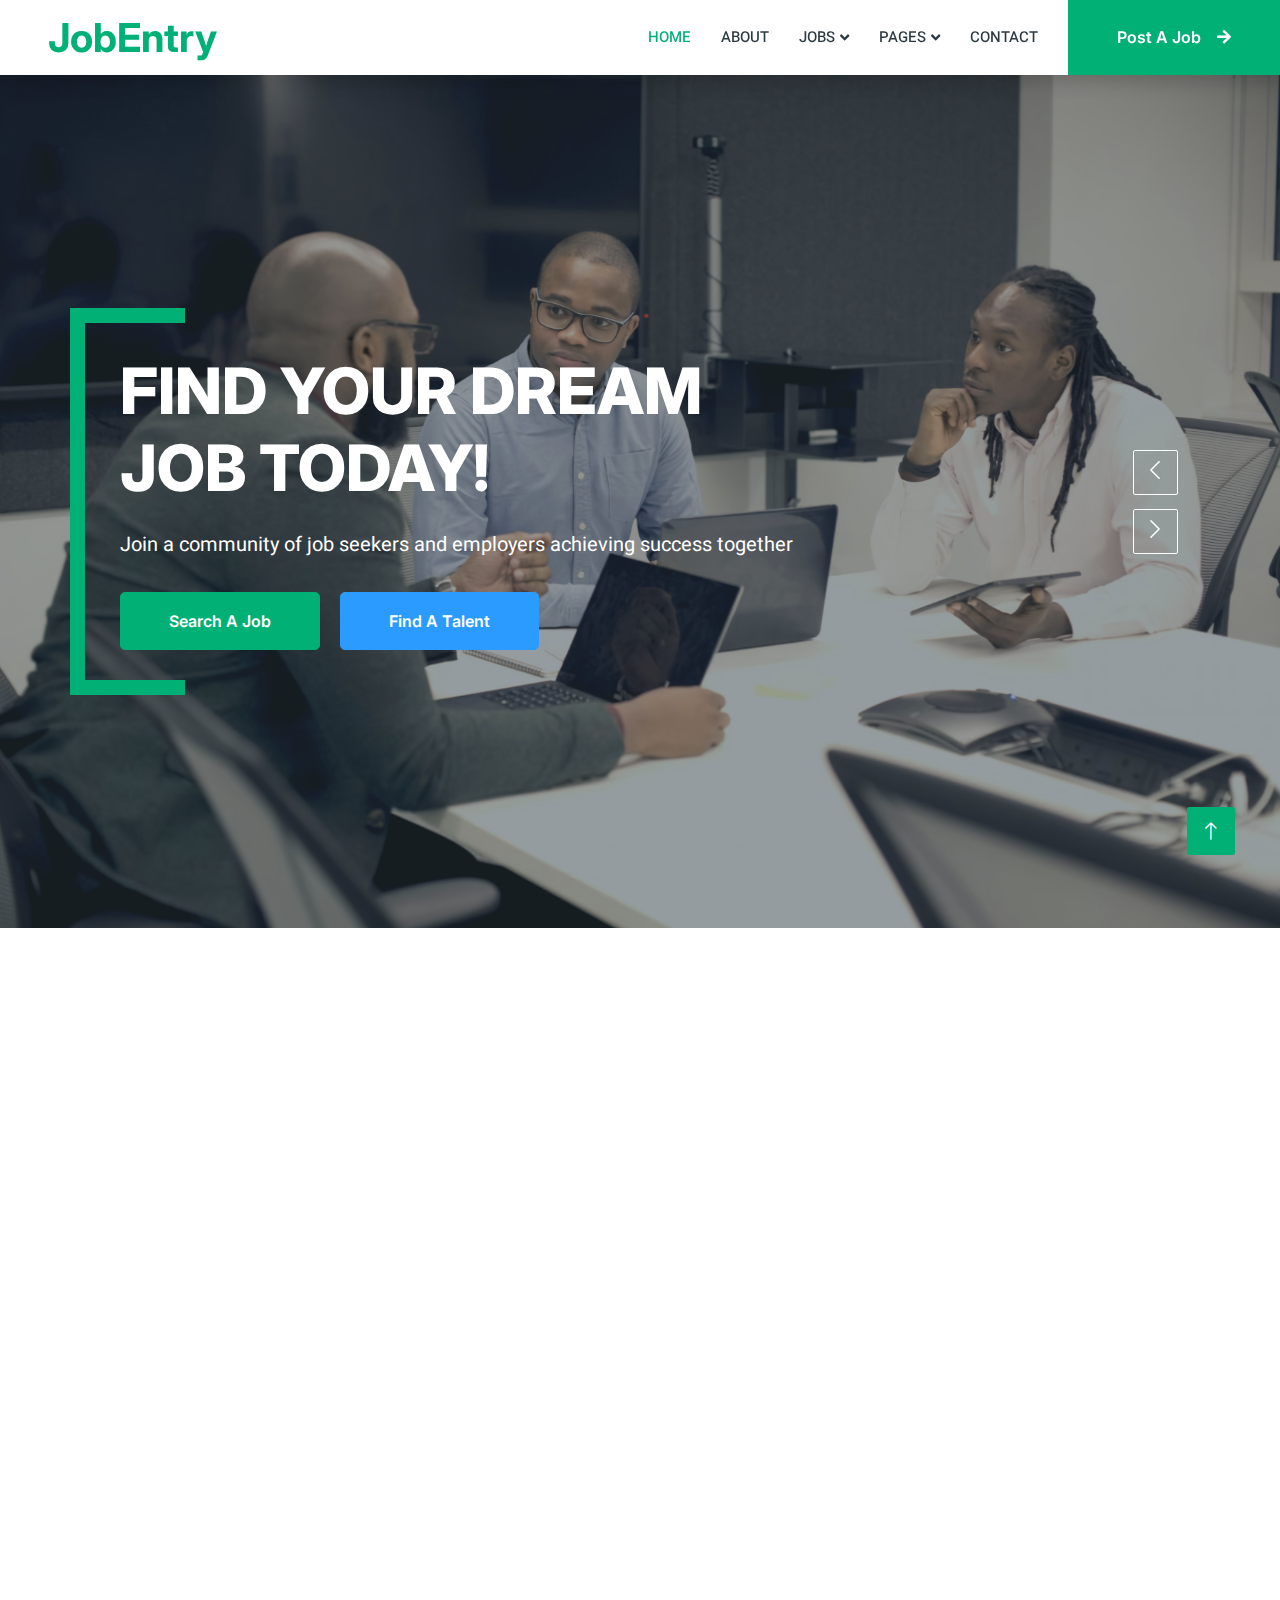
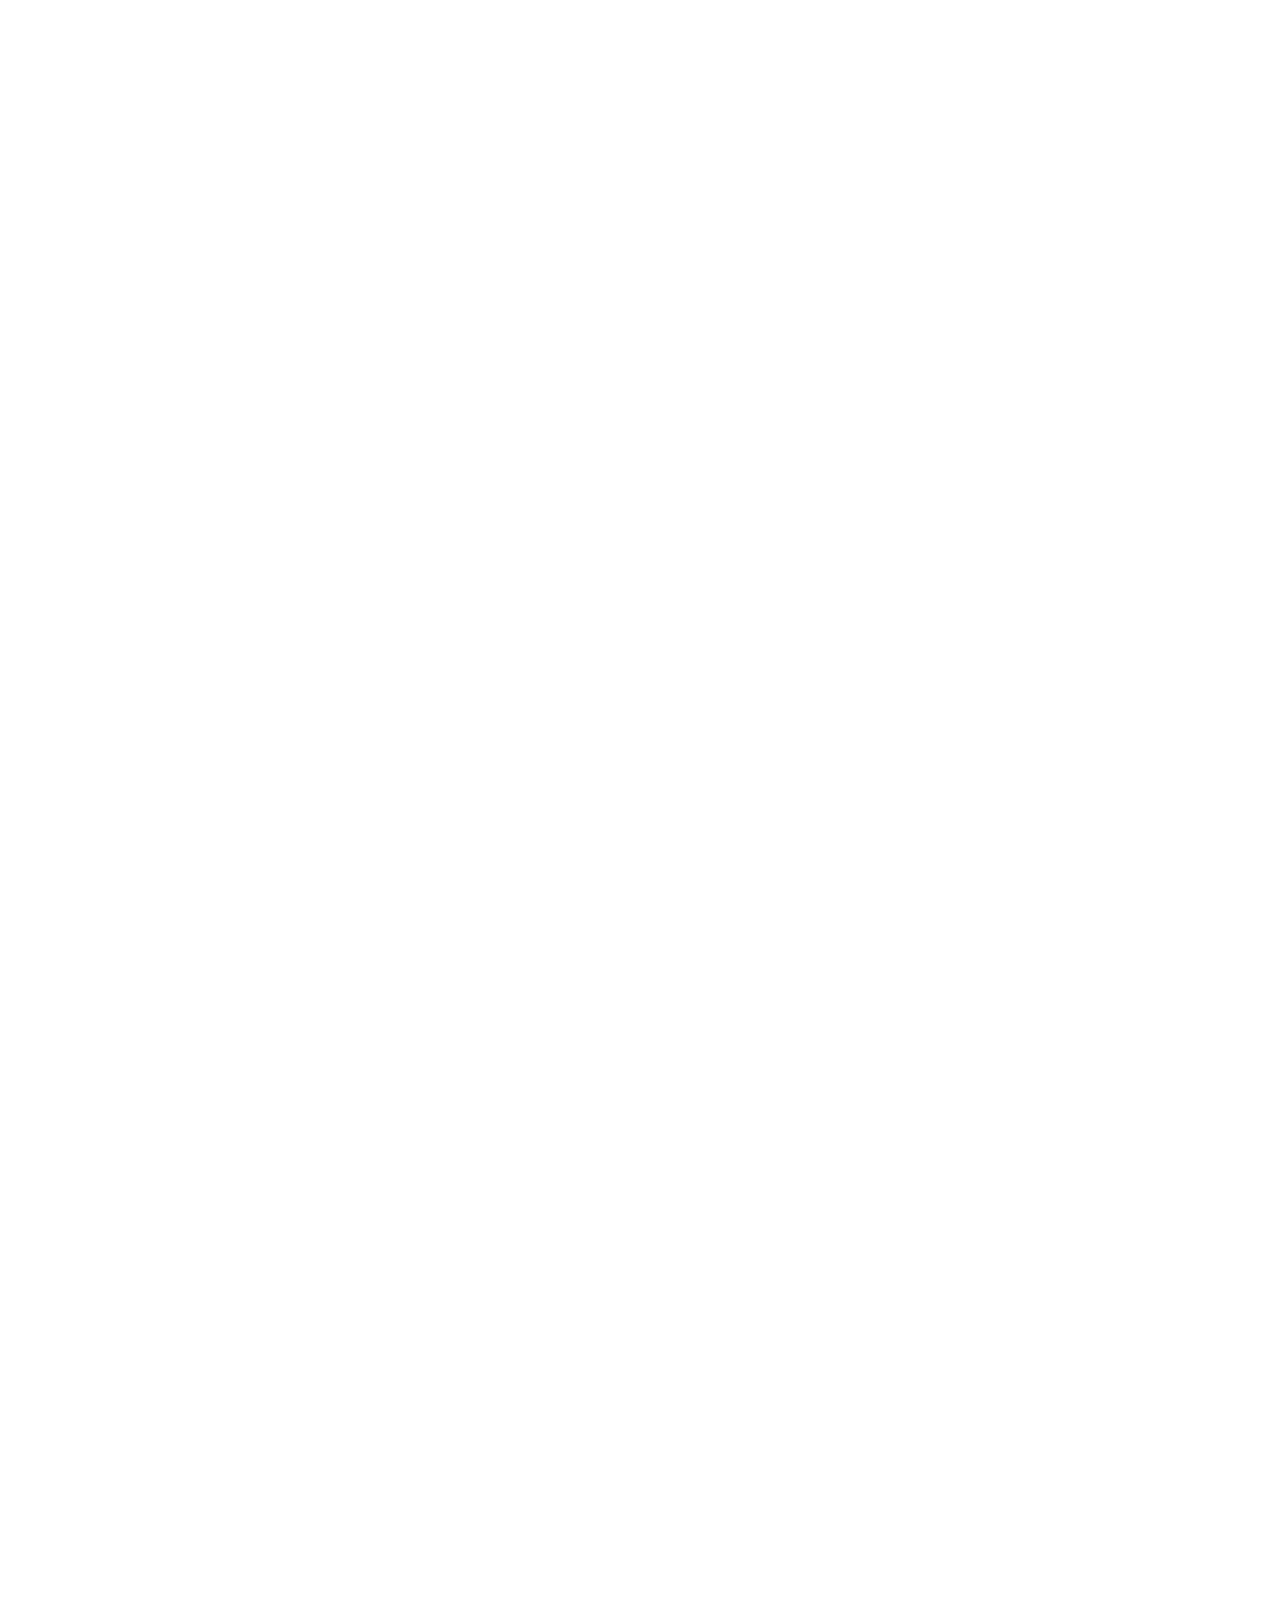
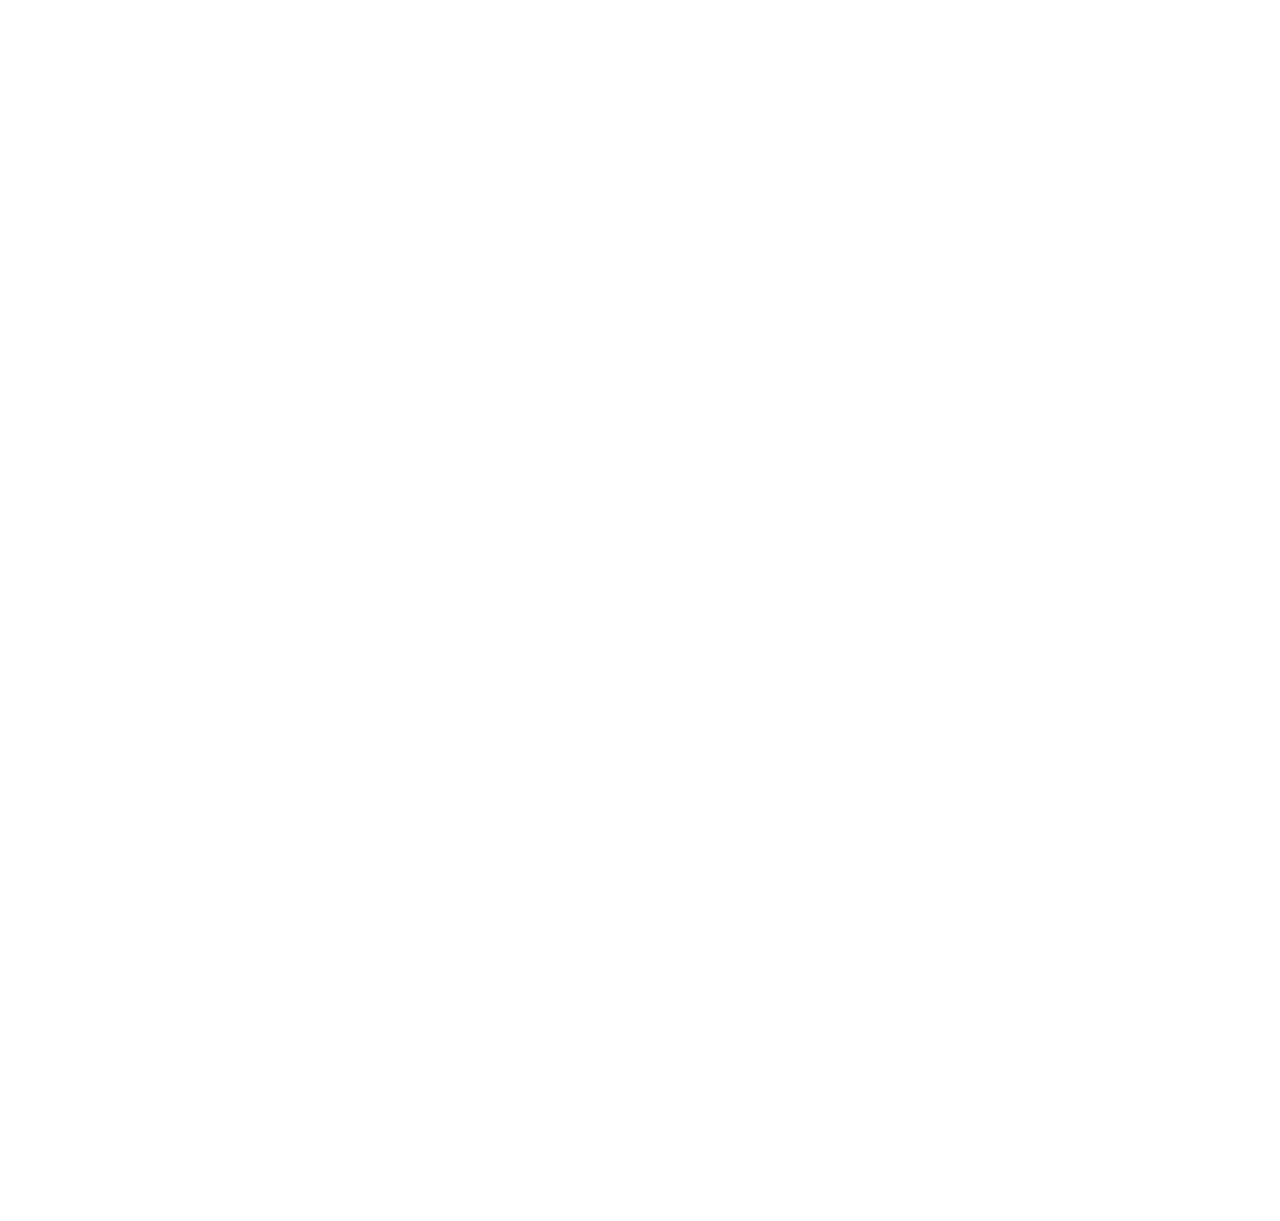
<file: index.html>
<!DOCTYPE html>
<html lang="en">

<head>
    <meta charset="utf-8">
    <title>JobEntry</title>
    <meta content="width=device-width, initial-scale=1.0" name="viewport">
    <meta content="" name="keywords">
    <meta content="" name="description">

    <!-- Favicon -->
    <link href="img/favicon.ico" rel="icon">

    <!-- Google Web Fonts -->
    <link rel="preconnect" href="https://fonts.googleapis.com">
    <link rel="preconnect" href="https://fonts.gstatic.com" crossorigin>
    <link href="https://fonts.googleapis.com/css2?family=Heebo:wght@400;500;600&family=Inter:wght@700;800&display=swap" rel="stylesheet">
    
    <!-- Icon Font Stylesheet -->
    <link href="https://cdnjs.cloudflare.com/ajax/libs/font-awesome/5.10.0/css/all.min.css" rel="stylesheet">
    <link href="https://cdn.jsdelivr.net/npm/bootstrap-icons@1.4.1/font/bootstrap-icons.css" rel="stylesheet">

    <!-- Libraries Stylesheet -->
    <link href="lib/animate/animate.min.css" rel="stylesheet">
    <link href="lib/owlcarousel/assets/owl.carousel.min.css" rel="stylesheet">

    <!-- Customized Bootstrap Stylesheet -->
    <link href="css/bootstrap.min.css" rel="stylesheet">

    <!-- Custom Stylesheet -->
    <link href="css/style.css" rel="stylesheet">
</head>

<body>
    <div class="container-xxl bg-white p-0">
        <!-- Spinner Start -->
        <div id="spinner" class="show bg-white position-fixed translate-middle w-100 vh-100 top-50 start-50 d-flex align-items-center justify-content-center">
            <div class="spinner-border text-primary" style="width: 3rem; height: 3rem;" role="status">
                <span class="sr-only">Loading...</span>
            </div>
        </div>
        <!-- Spinner End -->


        <!-- Navbar Start -->
        <nav class="navbar navbar-expand-lg bg-white navbar-light shadow sticky-top p-0">
            <a href="index.html" class="navbar-brand d-flex align-items-center text-center py-0 px-4 px-lg-5">
                <h1 class="m-0 text-primary">JobEntry</h1>
            </a>
            <button type="button" class="navbar-toggler me-4" data-bs-toggle="collapse" data-bs-target="#navbarCollapse">
                <span class="navbar-toggler-icon"></span>
            </button>
            <div class="collapse navbar-collapse" id="navbarCollapse">
                <div class="navbar-nav ms-auto p-4 p-lg-0">
                    <a href="index.html" class="nav-item nav-link active">Home</a>
                    <a href="about.html" class="nav-item nav-link">About</a>
                    <div class="nav-item dropdown">
                        <a href="#" class="nav-link dropdown-toggle" data-bs-toggle="dropdown">Jobs</a>
                        <div class="dropdown-menu rounded-0 m-0">
                            <a href="job-list.html" class="dropdown-item">Job List</a>
                            <a href="job-detail.html" class="dropdown-item">Job Detail</a>
                        </div>
                    </div>
                    <div class="nav-item dropdown">
                        <a href="#" class="nav-link dropdown-toggle" data-bs-toggle="dropdown">Pages</a>
                        <div class="dropdown-menu rounded-0 m-0">
                            <a href="category.html" class="dropdown-item">Job Category</a>
                            <a href="testimonial.html" class="dropdown-item">Testimonial</a>
                        </div>
                    </div>
                    <a href="contact.html" class="nav-item nav-link">Contact</a>
                </div>
                <a href="" class="btn btn-primary rounded-0 py-4 px-lg-5 d-none d-lg-block">Post A Job<i class="fa fa-arrow-right ms-3"></i></a>
            </div>
        </nav>
        <!-- Navbar End -->


        <!-- Carousel Start -->
        <div class="container-fluid p-0">
            <div class="owl-carousel header-carousel position-relative">
                <div class="owl-carousel-item position-relative">
                    <img class="img-fluid" src="img/carousel-1.jpg" alt="">
                    <div class="position-absolute top-0 start-0 w-100 h-100 d-flex align-items-center" style="background: rgba(43, 57, 64, .5);">
                        <div class="container">
                            <div class="row justify-content-start">
                                <div class="col-10 col-lg-8">
                                    <h1 class="display-3 text-white animated slideInDown mb-4">FIND YOUR DREAM JOB TODAY!</h1>
                                    <p class="fs-5 fw-medium text-white mb-4 pb-2">Join a community of job seekers and employers achieving success together</p>
                                    <a href="" class="btn btn-primary py-md-3 px-md-5 me-3 animated slideInLeft rounded-3">Search A Job</a>
                                    <a href="" class="btn btn-secondary py-md-3 px-md-5 animated slideInRight rounded-3">Find A Talent</a>
                                </div>
                            </div>
                        </div>
                    </div>
                </div>
                <div class="owl-carousel-item position-relative">
                    <img class="img-fluid" src="img/carousel-2.jpg" alt="">
                    <div class="position-absolute top-0 start-0 w-100 h-100 d-flex align-items-center" style="background: rgba(43, 57, 64, .5);">
                        <div class="container">
                            <div class="row justify-content-start">
                                <div class="col-10 col-lg-8">
                                    <h1 class="display-3 text-white animated slideInDown mb-4">FIND YOUR DREAM JOB TODAY!</h1>
                                    <p class="fs-5 fw-medium text-white mb-4 pb-2">Join a community of job seekers and employers achieving success together</p>
                                    <a href="" class="btn btn-primary py-md-3 px-md-5 me-3 animated slideInLeft rounded-3">Search A Job</a>
                                    <a href="" class="btn btn-secondary py-md-3 px-md-5 animated slideInRight rounded-3">Find A Talent</a>
                                </div>
                            </div>
                        </div>
                    </div>
                </div>
            </div>
        </div>
        <!-- Carousel End -->


        <!-- Search Start -->
        <div class="container-fluid bg-primary mb-5 wow fadeIn" data-wow-delay="0.1s" style="padding: 35px;">
            <div class="container">
                <div class="row g-2">
                    <div class="col-md-10">
                        <div class="row g-2">
                            <div class="col-md-4">
                                <input type="text" class="form-control border-0" placeholder="Keyword" />
                            </div>
                            <div class="col-md-4">
                                <select class="form-select border-0">
                                    <option selected>Category</option>
                                    <option value="1">IT and Software Development</option>
                                    <option value="2">Healthcare and Medical</option>
                                    <option value="3">Education and Training</option>
                                    <option value="3">Engineering and Technical</option>
                                    <option value="3">Finance and Accounting</option>
                                    <option value="3">Sales and Marketing</option>
                                    <option value="3">Customer Service</option>
                                    <option value="3">Creative and Design</option>
                                    <option value="3">Manufacturing and Trades</option>
                                    <option value="3">Administration and HR</option>
                                    <option value="3">Retail and Hospitality</option>
                                    <option value="3">Logistics and Supply Chain</option>
                                    <option value="3">Legal and Compliance</option>
                                </select>
                            </div>
                            <div class="col-md-4">
                                <select class="form-select border-0">
                                    <option selected>Location</option>
                                    <option value="1">United States</option>
                                    <option value="2">Canada</option>
                                    <option value="3">Nigeria</option>
                                    <option value="4">Germany</option>
                                    <option value="5">United Kingdom</option>
                                    <option value="6">Australia</option>
                                    <option value="7">India</option>
                                    <option value="8">South Africa</option>
                                    <option value="9">France</option>
                                    <option value="10">Italy</option>
                                    <option value="11">Japan</option>
                                    <option value="12">China</option>
                                    <option value="13">Brazil</option>
                                    <option value="14">Mexico</option>
                                    <option value="15">United Arab Emirates</option>
                                    <option value="16">Saudi Arabia</option>
                                    <option value="17">Kenya</option>
                                    <option value="18">Ghana</option>
                                    <option value="19">Egypt</option>
                                    <option value="20">South Korea</option>
                                </select>
                            </div>
                        </div>
                    </div>
                    <div class="col-md-2">
                        <button class="btn btn-dark border-0 w-100">Search</button>
                    </div>
                </div>
            </div>
        </div>
        <!-- Search End -->


        <!-- Category Start -->
        <div class="container-xxl py-5">
            <div class="container">
                <h1 class="text-center mb-5 wow fadeInUp" data-wow-delay="0.1s">Explore By Category</h1>
                <div class="row g-4">
                    <div class="col-lg-3 col-sm-6 wow fadeInUp" data-wow-delay="0.1s">
                        <a class="cat-item rounded p-4" href="">
                            <i class="fa fa-3x fa-mail-bulk text-primary mb-4"></i>
                            <h6 class="mb-3">Marketing</h6>
                            <p class="mb-0">25 Vacancy</p>
                        </a>
                    </div>
                    <div class="col-lg-3 col-sm-6 wow fadeInUp" data-wow-delay="0.3s">
                        <a class="cat-item rounded p-4" href="">
                            <i class="fa fa-3x fa-headset text-primary mb-4"></i>
                            <h6 class="mb-3">Customer Service</h6>
                            <p class="mb-0">30 Vacancy</p>
                        </a>
                    </div>
                    <div class="col-lg-3 col-sm-6 wow fadeInUp" data-wow-delay="0.5s">
                        <a class="cat-item rounded p-4" href="">
                            <i class="fa fa-3x fa-user-tie text-primary mb-4"></i>
                            <h6 class="mb-3">Human Resource</h6>
                            <p class="mb-0">673 Vacancy</p>
                        </a>
                    </div>
                    <div class="col-lg-3 col-sm-6 wow fadeInUp" data-wow-delay="0.7s">
                        <a class="cat-item rounded p-4" href="">
                            <i class="fa fa-3x fa-tasks text-primary mb-4"></i>
                            <h6 class="mb-3">Project Management</h6>
                            <p class="mb-0">1000+ Vacancy</p>
                        </a>
                    </div>
                    <div class="col-lg-3 col-sm-6 wow fadeInUp" data-wow-delay="0.1s">
                        <a class="cat-item rounded p-4" href="">
                            <i class="fa fa-3x fa-chart-line text-primary mb-4"></i>
                            <h6 class="mb-3">Business Development</h6>
                            <p class="mb-0">2 Vacancy</p>
                        </a>
                    </div>
                    <div class="col-lg-3 col-sm-6 wow fadeInUp" data-wow-delay="0.3s">
                        <a class="cat-item rounded p-4" href="">
                            <i class="fa fa-3x fa-hands-helping text-primary mb-4"></i>
                            <h6 class="mb-3">Sales & Communication</h6>
                            <p class="mb-0">50 Vacancy</p>
                        </a>
                    </div>
                    <div class="col-lg-3 col-sm-6 wow fadeInUp" data-wow-delay="0.5s">
                        <a class="cat-item rounded p-4" href="">
                            <i class="fa fa-3x fa-book-reader text-primary mb-4"></i>
                            <h6 class="mb-3">Teaching & Education</h6>
                            <p class="mb-0">0 Vacancy</p>
                        </a>
                    </div>
                    <div class="col-lg-3 col-sm-6 wow fadeInUp" data-wow-delay="0.7s">
                        <a class="cat-item rounded p-4" href="">
                            <i class="fa fa-3x fa-drafting-compass text-primary mb-4"></i>
                            <h6 class="mb-3">Design & Creative</h6>
                            <p class="mb-0">97 Vacancy</p>
                        </a>
                    </div>
                </div>
            </div>
        </div>
        <!-- Category End -->


        <!-- About Start -->
        <div class="container-xxl py-5">
            <div class="container">
                <div class="row g-5 align-items-center">
                    <div class="col-lg-6 wow fadeIn" data-wow-delay="0.1s">
                        <div class="row g-0 about-bg rounded overflow-hidden">
                            <div class="col-6 text-start">
                                <img class="img-fluid w-100" src="img/about-1.jpg">
                            </div>
                            <div class="col-6 text-start">
                                <img class="img-fluid" src="img/about-2.jpg" style="width: 85%; margin-top: 15%;">
                            </div>
                            <div class="col-6 text-end">
                                <img class="img-fluid" src="img/about-3.jpg" style="width: 85%;">
                            </div>
                            <div class="col-6 text-end">
                                <img class="img-fluid w-100" src="img/about-4.jpg">
                            </div>
                        </div>
                    </div>
                    <div class="col-lg-6 wow fadeIn" data-wow-delay="0.5s">
                        <h1 class="mb-4">We Help To Get The Best Job And Find A Talent</h1>
                        <p class="mb-4">Finding the right job or talent has never been easier. Our platform connects job seekers with opportunities that match their skills and employers with the talent they need. Whether you're advancing your career or building your team, we've got you covered with tailored solutions to meet your goals.</p>
                        <p><i class="fa fa-check text-primary me-3"></i>Discover roles across various industries that align with your career aspirations.</p>
                        <p><i class="fa fa-check text-primary me-3"></i>Connect with skilled professionals ready to make an impact on your organization.</p>
                        <p><i class="fa fa-check text-primary me-3"></i>Save time and effort with our easy-to-use tools designed for success.</p>
                        <a class="btn btn-primary py-3 px-5 mt-3" href="">Read More</a>
                    </div>
                </div>
            </div>
        </div>
        <!-- About End -->


        <!-- Jobs Start -->
        <div class="container-xxl py-5">
            <div class="container">
                <h1 class="text-center mb-5 wow fadeInUp" data-wow-delay="0.1s">Job Listing</h1>
                <div class="tab-class text-center wow fadeInUp" data-wow-delay="0.3s">
                    <ul class="nav nav-pills d-inline-flex justify-content-center border-bottom mb-5">
                        <li class="nav-item">
                            <a class="d-flex align-items-center text-start mx-3 ms-0 pb-3 active" data-bs-toggle="pill" href="#tab-1">
                                <h6 class="mt-n1 mb-0">Featured</h6>
                            </a>
                        </li>
                        <li class="nav-item">
                            <a class="d-flex align-items-center text-start mx-3 pb-3" data-bs-toggle="pill" href="#tab-2">
                                <h6 class="mt-n1 mb-0">Full Time</h6>
                            </a>
                        </li>
                        <li class="nav-item">
                            <a class="d-flex align-items-center text-start mx-3 me-0 pb-3" data-bs-toggle="pill" href="#tab-3">
                                <h6 class="mt-n1 mb-0">Part Time</h6>
                            </a>
                        </li>
                    </ul>
                    <div class="tab-content">
                        <div id="tab-1" class="tab-pane fade show p-0 active">
                            <div class="job-item p-4 mb-4">
                                <div class="row g-4">
                                    <div class="col-sm-12 col-md-8 d-flex align-items-center">
                                        <img class="flex-shrink-0 img-fluid border rounded" src="img/com-logo-1.jpg" alt="" style="width: 80px; height: 80px;">
                                        <div class="text-start ps-4">
                                            <h5 class="mb-3">Software Developer</h5>
                                            <span class="text-truncate me-3"><i class="fa fa-map-marker-alt text-primary me-2"></i>Lagos, Nigeria</span>
                                            <span class="text-truncate me-3"><i class="far fa-clock text-primary me-2"></i>Part Time</span>
                                            <span class="text-truncate me-0"><i class="far fa-money-bill-alt text-primary me-2"></i>₦100,000 - ₦300,000</span>
                                        </div>
                                    </div>
                                    <div class="col-sm-12 col-md-4 d-flex flex-column align-items-start align-items-md-end justify-content-center">
                                        <div class="d-flex mb-3">
                                            <a class="btn btn-light btn-square me-3" href=""><i class="far fa-heart text-primary"></i></a>
                                            <a class="btn btn-primary" href="">Apply Now</a>
                                        </div>
                                        <small class="text-truncate"><i class="far fa-calendar-alt text-primary me-2"></i>Date Line: 15 Feb, 2025</small>
                                    </div>
                                </div>
                            </div>
                            
                            <div class="job-item p-4 mb-4">
                                <div class="row g-4">
                                    <div class="col-sm-12 col-md-8 d-flex align-items-center">
                                        <img class="flex-shrink-0 img-fluid border rounded" src="img/com-logo-2.jpg" alt="" style="width: 80px; height: 80px;">
                                        <div class="text-start ps-4">
                                            <h5 class="mb-3">Graphic Designer</h5>
                                            <span class="text-truncate me-3"><i class="fa fa-map-marker-alt text-primary me-2"></i>Ogun, Nigeria</span>
                                            <span class="text-truncate me-3"><i class="far fa-clock text-primary me-2"></i>Freelance</span>
                                            <span class="text-truncate me-0"><i class="far fa-money-bill-alt text-primary me-2"></i>₦80,000 - ₦200,000</span>
                                        </div>
                                    </div>
                                    <div class="col-sm-12 col-md-4 d-flex flex-column align-items-start align-items-md-end justify-content-center">
                                        <div class="d-flex mb-3">
                                            <a class="btn btn-light btn-square me-3" href=""><i class="far fa-heart text-primary"></i></a>
                                            <a class="btn btn-primary" href="">Apply Now</a>
                                        </div>
                                        <small class="text-truncate"><i class="far fa-calendar-alt text-primary me-2"></i>Date Line: 30 Dec, 2024</small>
                                    </div>
                                </div>
                            </div>
                            
                            <div class="job-item p-4 mb-4">
                                <div class="row g-4">
                                    <div class="col-sm-12 col-md-8 d-flex align-items-center">
                                        <img class="flex-shrink-0 img-fluid border rounded" src="img/com-logo-3.jpg" alt="" style="width: 80px; height: 80px;">
                                        <div class="text-start ps-4">
                                            <h5 class="mb-3">Data Analyst</h5>
                                            <span class="text-truncate me-3"><i class="fa fa-map-marker-alt text-primary me-2"></i>Abuja, Nigeria</span>
                                            <span class="text-truncate me-3"><i class="far fa-clock text-primary me-2"></i>Full Time</span>
                                            <span class="text-truncate me-0"><i class="far fa-money-bill-alt text-primary me-2"></i>₦150,000 - ₦400,000</span>
                                        </div>
                                    </div>
                                    <div class="col-sm-12 col-md-4 d-flex flex-column align-items-start align-items-md-end justify-content-center">
                                        <div class="d-flex mb-3">
                                            <a class="btn btn-light btn-square me-3" href=""><i class="far fa-heart text-primary"></i></a>
                                            <a class="btn btn-primary" href="">Apply Now</a>
                                        </div>
                                        <small class="text-truncate"><i class="far fa-calendar-alt text-primary me-2"></i>Date Line: 10 Dec, 2024</small>
                                    </div>
                                </div>
                            </div>
                            
                            <div class="job-item p-4 mb-4">
                                <div class="row g-4">
                                    <div class="col-sm-12 col-md-8 d-flex align-items-center">
                                        <img class="flex-shrink-0 img-fluid border rounded" src="img/com-logo-4.jpg" alt="" style="width: 80px; height: 80px;">
                                        <div class="text-start ps-4">
                                            <h5 class="mb-3">Project Manager</h5>
                                            <span class="text-truncate me-3"><i class="fa fa-map-marker-alt text-primary me-2"></i>Ibadan, Nigeria</span>
                                            <span class="text-truncate me-3"><i class="far fa-clock text-primary me-2"></i>Full Time</span>
                                            <span class="text-truncate me-0"><i class="far fa-money-bill-alt text-primary me-2"></i>₦200,000 - ₦600,000</span>
                                        </div>
                                    </div>
                                    <div class="col-sm-12 col-md-4 d-flex flex-column align-items-start align-items-md-end justify-content-center">
                                        <div class="d-flex mb-3">
                                            <a class="btn btn-light btn-square me-3" href=""><i class="far fa-heart text-primary"></i></a>
                                            <a class="btn btn-primary" href="">Apply Now</a>
                                        </div>
                                        <small class="text-truncate"><i class="far fa-calendar-alt text-primary me-2"></i>Date Line: 05 May, 2025</small>
                                    </div>
                                </div>
                            </div>
                            
                            <div class="job-item p-4 mb-4">
                                <div class="row g-4">
                                    <div class="col-sm-12 col-md-8 d-flex align-items-center">
                                        <img class="flex-shrink-0 img-fluid border rounded" src="img/com-logo-5.jpg" alt="" style="width: 80px; height: 80px;">
                                        <div class="text-start ps-4">
                                            <h5 class="mb-3">Content Writer</h5>
                                            <span class="text-truncate me-3"><i class="fa fa-map-marker-alt text-primary me-2"></i>PortHarcourt, Nigeria</span>
                                            <span class="text-truncate me-3"><i class="far fa-clock text-primary me-2"></i>Remote</span>
                                            <span class="text-truncate me-0"><i class="far fa-money-bill-alt text-primary me-2"></i>₦50,000 - ₦150,000</span>
                                        </div>
                                    </div>
                                    <div class="col-sm-12 col-md-4 d-flex flex-column align-items-start align-items-md-end justify-content-center">
                                        <div class="d-flex mb-3">
                                            <a class="btn btn-light btn-square me-3" href=""><i class="far fa-heart text-primary"></i></a>
                                            <a class="btn btn-primary" href="">Apply Now</a>
                                        </div>
                                        <small class="text-truncate"><i class="far fa-calendar-alt text-primary me-2"></i>Date Line: 25 May, 2025</small>
                                    </div>
                                </div>
                            </div>
                            
                            <a class="btn btn-primary py-3 px-5" href="">Browse More Jobs</a>
                        </div>
                    
                    </div>
                </div>
            </div>
        </div>
        <!-- Jobs End -->


        <!-- Testimonial Start -->
        <div class="container-xxl py-5 wow fadeInUp" data-wow-delay="0.1s">
            <div class="container">
                <h1 class="text-center mb-5">Our Clients Say!!!</h1>
                <div class="owl-carousel testimonial-carousel">
                    <div class="testimonial-item bg-light rounded p-4">
                        <i class="fa fa-quote-left fa-2x text-primary mb-3"></i>
                        <p>Using this platform was a game-changer for my career. Within weeks, I found a role that perfectly matched my skills and interests. The application process was smooth, and the support team was incredibly helpful!</p>
                        <div class="d-flex align-items-center">
                            <img class="img-fluid flex-shrink-0 rounded" src="img/testimonial-1.jpg" style="width: 50px; height: 50px;">
                            <div class="ps-3">
                                <h5 class="mb-1">Sarah Johnson</h5>
                                <small>Marketing Specialist</small>
                            </div>
                        </div>
                    </div>
                    <div class="testimonial-item bg-light rounded p-4">
                        <i class="fa fa-quote-left fa-2x text-primary mb-3"></i>
                        <p>I was looking for freelance opportunities, and this site made it so easy to connect with clients. The interface is user-friendly, and the variety of listings is impressive. I’ve already landed two projects!</p>
                        <div class="d-flex align-items-center">
                            <img class="img-fluid flex-shrink-0 rounded" src="img/testimonial-2.jpg" style="width: 50px; height: 50px;">
                            <div class="ps-3">
                                <h5 class="mb-1">Emily Carter</h5>
                                <small>Graphic Designer</small>
                            </div>
                        </div>
                    </div>
                    <div class="testimonial-item bg-light rounded p-4">
                        <i class="fa fa-quote-left fa-2x text-primary mb-3"></i>
                        <p>I’ve tried several job platforms, but this one stood out. The detailed job descriptions and filtering options helped me find a position in no time. I highly recommend it to anyone serious about their career!</p>
                        <div class="d-flex align-items-center">
                            <img class="img-fluid flex-shrink-0 rounded" src="img/testimonial-3.jpg" style="width: 50px; height: 50px;">
                            <div class="ps-3">
                                <h5 class="mb-1">James Anderson</h5>
                                <small>Software Engineer</small>
                            </div>
                        </div>
                    </div>
                    <div class="testimonial-item bg-light rounded p-4">
                        <i class="fa fa-quote-left fa-2x text-primary mb-3"></i>
                        <p>I was skeptical at first, but this platform exceeded my expectations. I found a job that not only matched my experience but also aligned with my long-term goals. The whole process was seamless!</p>
                        <div class="d-flex align-items-center">
                            <img class="img-fluid flex-shrink-0 rounded" src="img/testimonial-4.jpg" style="width: 50px; height: 50px;">
                            <div class="ps-3">
                                <h5 class="mb-1">Olivia Brown</h5>
                                <small>Project Manager</small>
                            </div>
                        </div>
                    </div>
                </div>
            </div>
        </div>
        <!-- Testimonial End -->
        

        <!-- Footer Start -->
        <div class="container-fluid bg-dark text-white-50 footer pt-5 mt-5 wow fadeIn" data-wow-delay="0.1s">
            <div class="container py-5">
                <div class="row g-5">
                    <div class="col-lg-3 col-md-6">
                        <h5 class="text-white mb-4">Company</h5>
                        <a class="btn btn-link text-white-50" href="">About Us</a>
                        <a class="btn btn-link text-white-50" href="">Contact Us</a>
                        <a class="btn btn-link text-white-50" href="">Our Services</a>
                        <a class="btn btn-link text-white-50" href="">Privacy Policy</a>
                        <a class="btn btn-link text-white-50" href="">Terms & Condition</a>
                    </div>
                    <div class="col-lg-3 col-md-6">
                        <h5 class="text-white mb-4">Quick Links</h5>
                        <a class="btn btn-link text-white-50" href="">About Us</a>
                        <a class="btn btn-link text-white-50" href="">Contact Us</a>
                        <a class="btn btn-link text-white-50" href="">Our Services</a>
                        <a class="btn btn-link text-white-50" href="">Privacy Policy</a>
                        <a class="btn btn-link text-white-50" href="">Terms & Condition</a>
                    </div>
                    <div class="col-lg-3 col-md-6">
                        <h5 class="text-white mb-4">Contact</h5>
                        <p class="mb-2"><i class="fa fa-map-marker-alt me-3"></i>Babcock Univeristy, Ilishan-Remo, Ogun state, Nigeria</p>
                        <p class="mb-2"><i class="fa fa-phone-alt me-3"></i>+234 907 653 4320</p>
                        <p class="mb-2"><i class="fa fa-envelope me-3"></i>jobentry@gmail.com</p>
                        <div class="d-flex pt-2">
                            <a class="btn btn-outline-light btn-social" href=""><i class="fab fa-twitter"></i></a>
                            <a class="btn btn-outline-light btn-social" href=""><i class="fab fa-facebook-f"></i></a>
                            <a class="btn btn-outline-light btn-social" href=""><i class="fab fa-youtube"></i></a>
                            <a class="btn btn-outline-light btn-social" href=""><i class="fab fa-linkedin-in"></i></a>
                        </div>
                    </div>
                    <div class="col-lg-3 col-md-6">
                        <h5 class="text-white mb-4">Newsletter</h5>
                        <p>Subscribe to our newsletter to get the latest updates, career tips, and exciting opportunities straight to your inbox.</p>
                        <div class="position-relative mx-auto" style="max-width: 400px;">
                            <input class="form-control bg-transparent w-100 py-3 ps-4 pe-5" type="text" placeholder="Your email">
                            <button type="button" class="btn btn-primary py-2 position-absolute top-0 end-0 mt-2 me-2">SignUp</button>
                        </div>
                    </div>
                </div>
            </div>
            <div class="container">
                <div class="copyright">
                    <div class="row">
                        <div class="col-md-6 text-center text-md-start mb-3 mb-md-0">
                            &copy; <a href="#">JobEntry</a>, All Right Reserved. 
							
							<!-- /*** This template is free as long as you keep the footer author’s credit link/attribution link/backlink. If you'd like to use the template without the footer author’s credit link/attribution link/backlink, you can purchase the Credit Removal License from "https://htmlcodex.com/credit-removal". Thank you for your support. ***/--> -->
							Designed By <a class="border-bottom" href="#">Group 6</a>
                        </div>
                        <div class="col-md-6 text-center text-md-end">
                            <div class="footer-menu">
                                <a href="">Home</a>
                                <a href="">Cookies</a>
                                <a href="">Help</a>
                                <a href="">FQAs</a>
                            </div>
                        </div>
                    </div>
                </div>
            </div>
        </div>
        <!-- Footer End -->


        <!-- Back to Top -->
        <a href="#" class="btn btn-lg btn-primary btn-lg-square back-to-top"><i class="bi bi-arrow-up"></i></a>
    </div>

    <!-- JavaScript Libraries -->
    <script src="https://code.jquery.com/jquery-3.4.1.min.js"></script>
    <script src="https://cdn.jsdelivr.net/npm/bootstrap@5.0.0/dist/js/bootstrap.bundle.min.js"></script>
    <script src="lib/wow/wow.min.js"></script>
    <script src="lib/easing/easing.min.js"></script>
    <script src="lib/waypoints/waypoints.min.js"></script>
    <script src="lib/owlcarousel/owl.carousel.min.js"></script>

    <!-- Template Javascript -->
    <script src="js/main.js"></script>
</body>

</html>
</file>
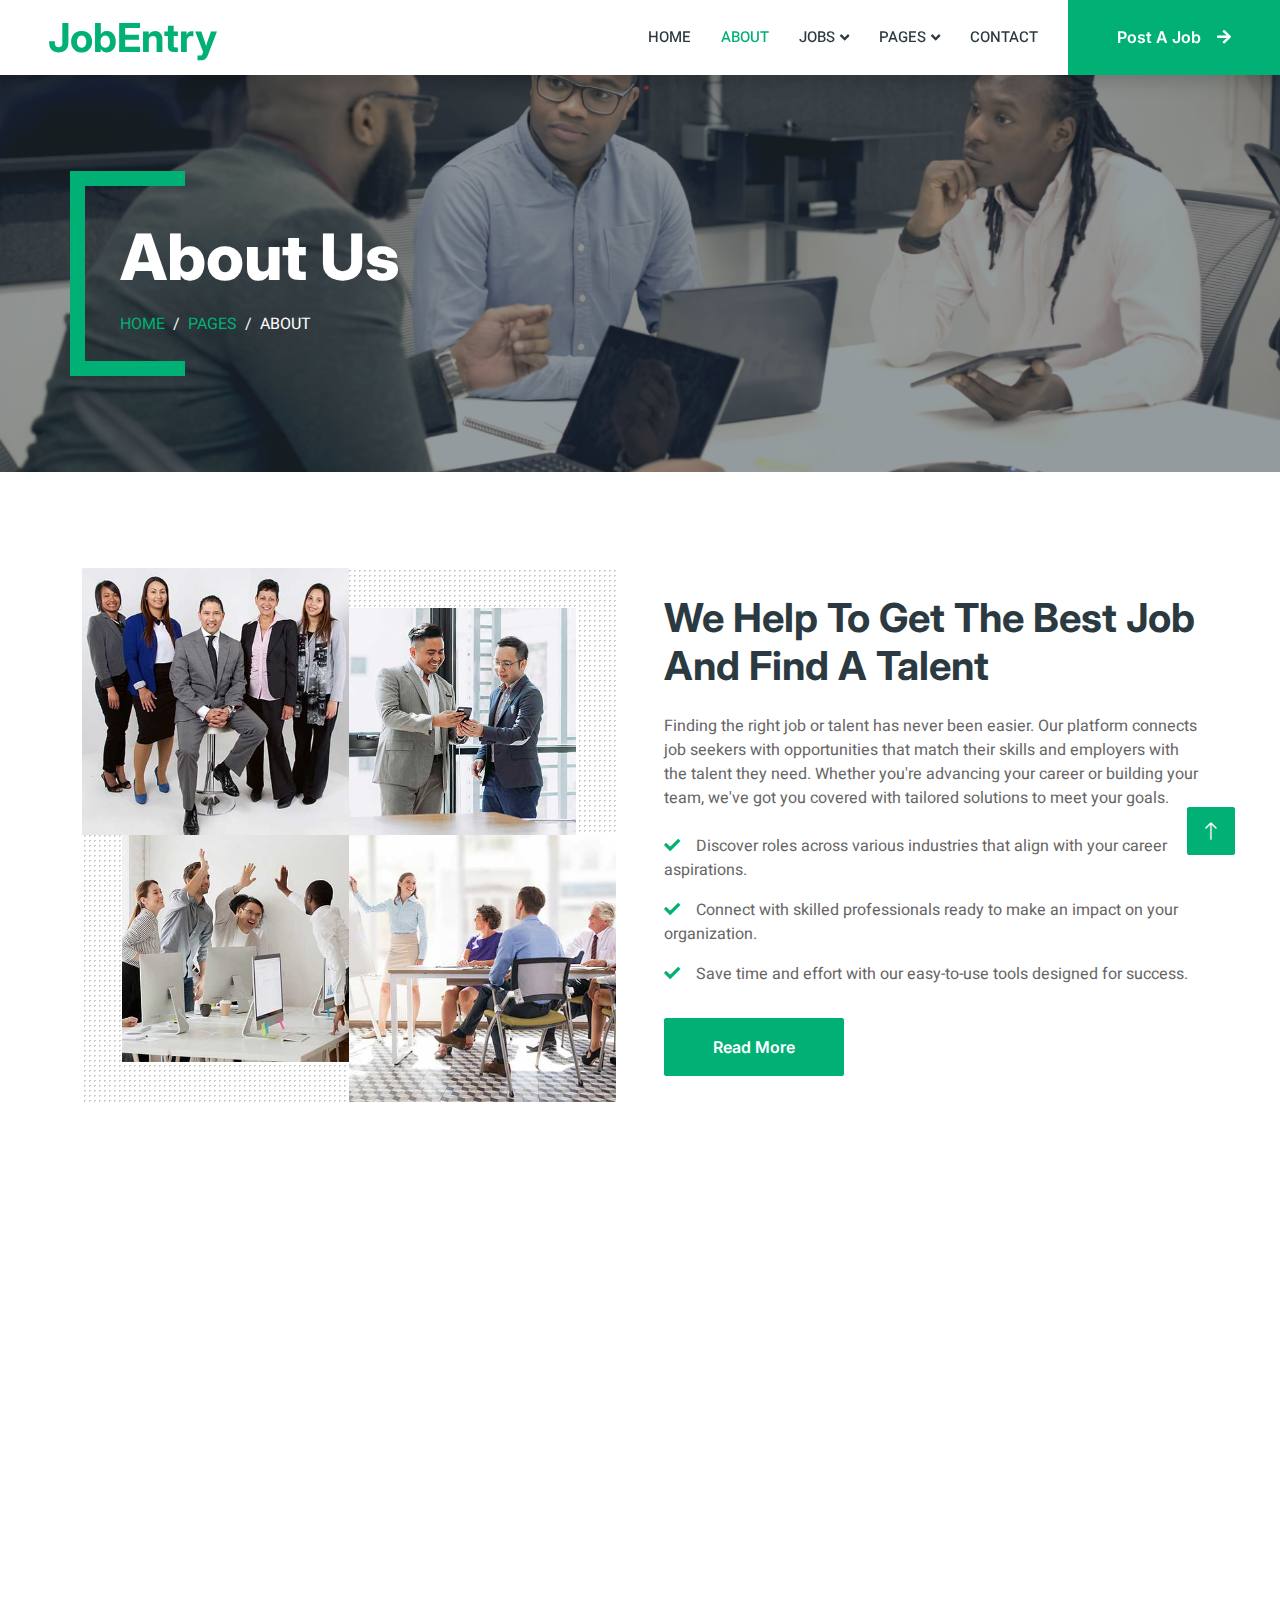
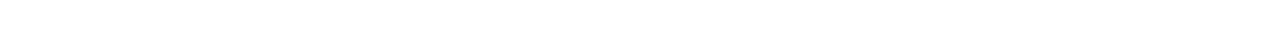
<file: about.html>
<!DOCTYPE html>
<html lang="en">

<head>
    <meta charset="utf-8">
    <title>JobEntry</title>
    <meta content="width=device-width, initial-scale=1.0" name="viewport">
    <meta content="" name="keywords">
    <meta content="" name="description">

    <!-- Favicon -->
    <link href="img/favicon.ico" rel="icon">

    <!-- Google Web Fonts -->
    <link rel="preconnect" href="https://fonts.googleapis.com">
    <link rel="preconnect" href="https://fonts.gstatic.com" crossorigin>
    <link href="https://fonts.googleapis.com/css2?family=Heebo:wght@400;500;600&family=Inter:wght@700;800&display=swap" rel="stylesheet">
    
    <!-- Icon Font Stylesheet -->
    <link href="https://cdnjs.cloudflare.com/ajax/libs/font-awesome/5.10.0/css/all.min.css" rel="stylesheet">
    <link href="https://cdn.jsdelivr.net/npm/bootstrap-icons@1.4.1/font/bootstrap-icons.css" rel="stylesheet">

    <!-- Libraries Stylesheet -->
    <link href="lib/animate/animate.min.css" rel="stylesheet">
    <link href="lib/owlcarousel/assets/owl.carousel.min.css" rel="stylesheet">

    <!-- Customized Bootstrap Stylesheet -->
    <link href="css/bootstrap.min.css" rel="stylesheet">

    <!-- Template Stylesheet -->
    <link href="css/style.css" rel="stylesheet">
</head>

<body>
    <div class="container-xxl bg-white p-0">
        <!-- Spinner Start -->
        <div id="spinner" class="show bg-white position-fixed translate-middle w-100 vh-100 top-50 start-50 d-flex align-items-center justify-content-center">
            <div class="spinner-border text-primary" style="width: 3rem; height: 3rem;" role="status">
                <span class="sr-only">Loading...</span>
            </div>
        </div>
        <!-- Spinner End -->


        <!-- Navbar Start -->
        <nav class="navbar navbar-expand-lg bg-white navbar-light shadow sticky-top p-0">
            <a href="index.html" class="navbar-brand d-flex align-items-center text-center py-0 px-4 px-lg-5">
                <h1 class="m-0 text-primary">JobEntry</h1>
            </a>
            <button type="button" class="navbar-toggler me-4" data-bs-toggle="collapse" data-bs-target="#navbarCollapse">
                <span class="navbar-toggler-icon"></span>
            </button>
            <div class="collapse navbar-collapse" id="navbarCollapse">
                <div class="navbar-nav ms-auto p-4 p-lg-0">
                    <a href="index.html" class="nav-item nav-link">Home</a>
                    <a href="about.html" class="nav-item nav-link active">About</a>
                    <div class="nav-item dropdown">
                        <a href="#" class="nav-link dropdown-toggle" data-bs-toggle="dropdown">Jobs</a>
                        <div class="dropdown-menu rounded-0 m-0">
                            <a href="job-list.html" class="dropdown-item">Job List</a>
                            <a href="job-detail.html" class="dropdown-item">Job Detail</a>
                        </div>
                    </div>
                    <div class="nav-item dropdown">
                        <a href="#" class="nav-link dropdown-toggle" data-bs-toggle="dropdown">Pages</a>
                        <div class="dropdown-menu rounded-0 m-0">
                            <a href="category.html" class="dropdown-item">Job Category</a>
                            <a href="testimonial.html" class="dropdown-item">Testimonial</a>
                        </div>
                    </div>
                    <a href="contact.html" class="nav-item nav-link">Contact</a>
                </div>
                <a href="" class="btn btn-primary rounded-0 py-4 px-lg-5 d-none d-lg-block">Post A Job<i class="fa fa-arrow-right ms-3"></i></a>
            </div>
        </nav>
        <!-- Navbar End -->


        <!-- Header End -->
        <div class="container-xxl py-5 bg-dark page-header mb-5">
            <div class="container my-5 pt-5 pb-4">
                <h1 class="display-3 text-white mb-3 animated slideInDown">About Us</h1>
                <nav aria-label="breadcrumb">
                    <ol class="breadcrumb text-uppercase">
                        <li class="breadcrumb-item"><a href="#">Home</a></li>
                        <li class="breadcrumb-item"><a href="#">Pages</a></li>
                        <li class="breadcrumb-item text-white active" aria-current="page">About</li>
                    </ol>
                </nav>
            </div>
        </div>
        <!-- Header End -->


        <!-- About Start -->
        <div class="container-xxl py-5">
            <div class="container">
                <div class="row g-5 align-items-center">
                    <div class="col-lg-6 wow fadeIn" data-wow-delay="0.1s">
                        <div class="row g-0 about-bg rounded overflow-hidden">
                            <div class="col-6 text-start">
                                <img class="img-fluid w-100" src="img/about-1.jpg">
                            </div>
                            <div class="col-6 text-start">
                                <img class="img-fluid" src="img/about-2.jpg" style="width: 85%; margin-top: 15%;">
                            </div>
                            <div class="col-6 text-end">
                                <img class="img-fluid" src="img/about-3.jpg" style="width: 85%;">
                            </div>
                            <div class="col-6 text-end">
                                <img class="img-fluid w-100" src="img/about-4.jpg">
                            </div>
                        </div>
                    </div>
                    <div class="col-lg-6 wow fadeIn" data-wow-delay="0.5s">
                        <h1 class="mb-4">We Help To Get The Best Job And Find A Talent</h1>
                        <p class="mb-4">Finding the right job or talent has never been easier. Our platform connects job seekers with opportunities that match their skills and employers with the talent they need. Whether you're advancing your career or building your team, we've got you covered with tailored solutions to meet your goals.</p>
                        <p><i class="fa fa-check text-primary me-3"></i>Discover roles across various industries that align with your career aspirations.</p>
                        <p><i class="fa fa-check text-primary me-3"></i>Connect with skilled professionals ready to make an impact on your organization.</p>
                        <p><i class="fa fa-check text-primary me-3"></i>Save time and effort with our easy-to-use tools designed for success.</p>
                        <a class="btn btn-primary py-3 px-5 mt-3" href="">Read More</a>
                    </div>
                </div>
            </div>
        </div>
        <!-- About End -->


        <!-- Footer Start -->
        <div class="container-fluid bg-dark text-white-50 footer pt-5 mt-5 wow fadeIn" data-wow-delay="0.1s">
            <div class="container py-5">
                <div class="row g-5">
                    <div class="col-lg-3 col-md-6">
                        <h5 class="text-white mb-4">Company</h5>
                        <a class="btn btn-link text-white-50" href="">About Us</a>
                        <a class="btn btn-link text-white-50" href="">Contact Us</a>
                        <a class="btn btn-link text-white-50" href="">Our Services</a>
                        <a class="btn btn-link text-white-50" href="">Privacy Policy</a>
                        <a class="btn btn-link text-white-50" href="">Terms & Condition</a>
                    </div>
                    <div class="col-lg-3 col-md-6">
                        <h5 class="text-white mb-4">Quick Links</h5>
                        <a class="btn btn-link text-white-50" href="">About Us</a>
                        <a class="btn btn-link text-white-50" href="">Contact Us</a>
                        <a class="btn btn-link text-white-50" href="">Our Services</a>
                        <a class="btn btn-link text-white-50" href="">Privacy Policy</a>
                        <a class="btn btn-link text-white-50" href="">Terms & Condition</a>
                    </div>
                    <div class="col-lg-3 col-md-6">
                        <h5 class="text-white mb-4">Contact</h5>
                        <p class="mb-2"><i class="fa fa-map-marker-alt me-3"></i>Babcock Univeristy, Ilishan-Remo, Ogun state, Nigeria</p>
                        <p class="mb-2"><i class="fa fa-phone-alt me-3"></i>+234 907 653 4320</p>
                        <p class="mb-2"><i class="fa fa-envelope me-3"></i>jobentry@gmail.com</p>
                        <div class="d-flex pt-2">
                            <a class="btn btn-outline-light btn-social" href=""><i class="fab fa-twitter"></i></a>
                            <a class="btn btn-outline-light btn-social" href=""><i class="fab fa-facebook-f"></i></a>
                            <a class="btn btn-outline-light btn-social" href=""><i class="fab fa-youtube"></i></a>
                            <a class="btn btn-outline-light btn-social" href=""><i class="fab fa-linkedin-in"></i></a>
                        </div>
                    </div>
                    <div class="col-lg-3 col-md-6">
                        <h5 class="text-white mb-4">Newsletter</h5>
                        <p>Subscribe to our newsletter to get the latest updates, career tips, and exciting opportunities straight to your inbox.</p>
                        <div class="position-relative mx-auto" style="max-width: 400px;">
                            <input class="form-control bg-transparent w-100 py-3 ps-4 pe-5" type="text" placeholder="Your email">
                            <button type="button" class="btn btn-primary py-2 position-absolute top-0 end-0 mt-2 me-2">SignUp</button>
                        </div>
                    </div>
                </div>
            </div>
            <div class="container">
                <div class="copyright">
                    <div class="row">
                        <div class="col-md-6 text-center text-md-start mb-3 mb-md-0">
                            &copy; <a href="#">JobEntry</a>, All Right Reserved. 
							
							<!-- /*** This template is free as long as you keep the footer author’s credit link/attribution link/backlink. If you'd like to use the template without the footer author’s credit link/attribution link/backlink, you can purchase the Credit Removal License from "https://htmlcodex.com/credit-removal". Thank you for your support. ***/--> -->
							Designed By <a class="border-bottom" href="#">Group 6</a>
                        </div>
                        <div class="col-md-6 text-center text-md-end">
                            <div class="footer-menu">
                                <a href="">Home</a>
                                <a href="">Cookies</a>
                                <a href="">Help</a>
                                <a href="">FQAs</a>
                            </div>
                        </div>
                    </div>
                </div>
            </div>
        </div>
        <!-- Footer End -->


        <!-- Back to Top -->
        <a href="#" class="btn btn-lg btn-primary btn-lg-square back-to-top"><i class="bi bi-arrow-up"></i></a>
    </div>

    <!-- JavaScript Libraries -->
    <script src="https://code.jquery.com/jquery-3.4.1.min.js"></script>
    <script src="https://cdn.jsdelivr.net/npm/bootstrap@5.0.0/dist/js/bootstrap.bundle.min.js"></script>
    <script src="lib/wow/wow.min.js"></script>
    <script src="lib/easing/easing.min.js"></script>
    <script src="lib/waypoints/waypoints.min.js"></script>
    <script src="lib/owlcarousel/owl.carousel.min.js"></script>

    <!-- Template Javascript -->
    <script src="js/main.js"></script>
</body>

</html>
</file>
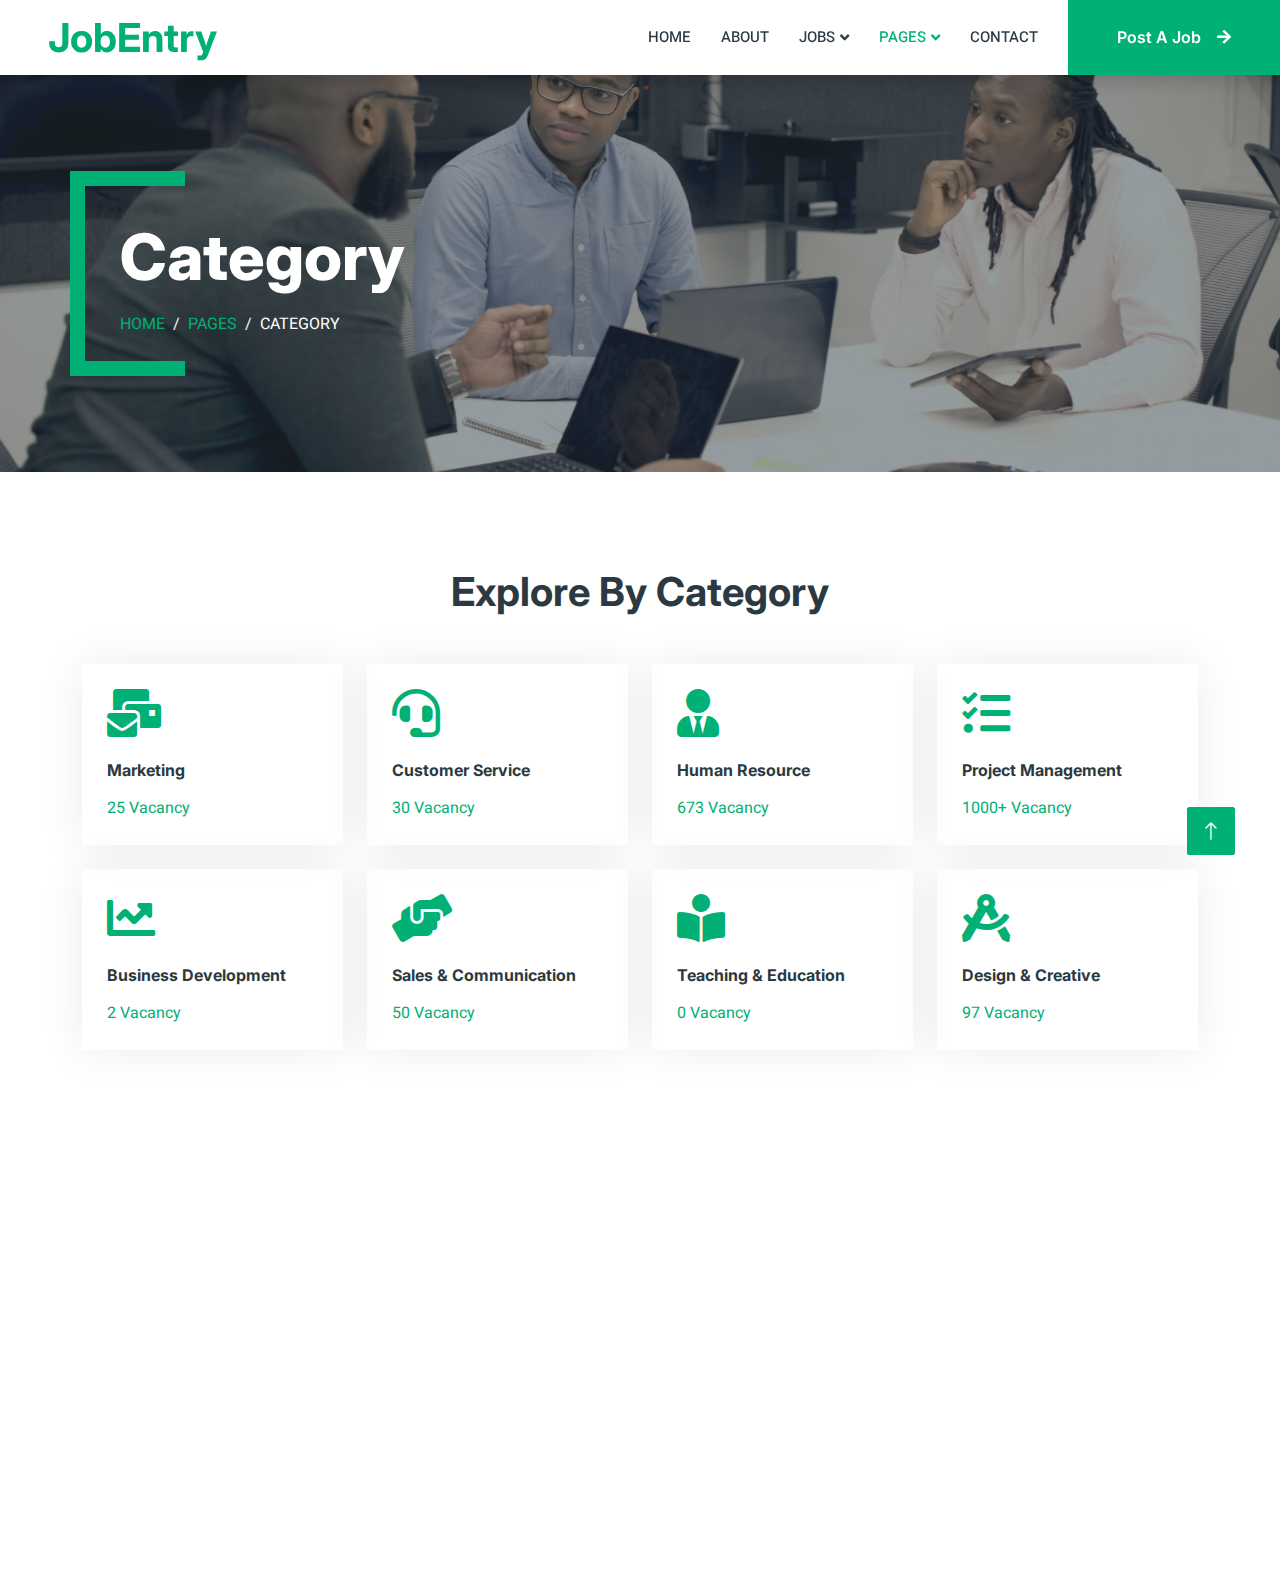
<file: category.html>
<!DOCTYPE html>
<html lang="en">

<head>
    <meta charset="utf-8">
    <title>JobEntry</title>
    <meta content="width=device-width, initial-scale=1.0" name="viewport">
    <meta content="" name="keywords">
    <meta content="" name="description">

    <!-- Favicon -->
    <link href="img/favicon.ico" rel="icon">

    <!-- Google Web Fonts -->
    <link rel="preconnect" href="https://fonts.googleapis.com">
    <link rel="preconnect" href="https://fonts.gstatic.com" crossorigin>
    <link href="https://fonts.googleapis.com/css2?family=Heebo:wght@400;500;600&family=Inter:wght@700;800&display=swap" rel="stylesheet">
    
    <!-- Icon Font Stylesheet -->
    <link href="https://cdnjs.cloudflare.com/ajax/libs/font-awesome/5.10.0/css/all.min.css" rel="stylesheet">
    <link href="https://cdn.jsdelivr.net/npm/bootstrap-icons@1.4.1/font/bootstrap-icons.css" rel="stylesheet">

    <!-- Libraries Stylesheet -->
    <link href="lib/animate/animate.min.css" rel="stylesheet">
    <link href="lib/owlcarousel/assets/owl.carousel.min.css" rel="stylesheet">

    <!-- Customized Bootstrap Stylesheet -->
    <link href="css/bootstrap.min.css" rel="stylesheet">

    <!-- Template Stylesheet -->
    <link href="css/style.css" rel="stylesheet">
</head>

<body>
    <div class="container-xxl bg-white p-0">
        <!-- Spinner Start -->
        <div id="spinner" class="show bg-white position-fixed translate-middle w-100 vh-100 top-50 start-50 d-flex align-items-center justify-content-center">
            <div class="spinner-border text-primary" style="width: 3rem; height: 3rem;" role="status">
                <span class="sr-only">Loading...</span>
            </div>
        </div>
        <!-- Spinner End -->


        <!-- Navbar Start -->
        <nav class="navbar navbar-expand-lg bg-white navbar-light shadow sticky-top p-0">
            <a href="index.html" class="navbar-brand d-flex align-items-center text-center py-0 px-4 px-lg-5">
                <h1 class="m-0 text-primary">JobEntry</h1>
            </a>
            <button type="button" class="navbar-toggler me-4" data-bs-toggle="collapse" data-bs-target="#navbarCollapse">
                <span class="navbar-toggler-icon"></span>
            </button>
            <div class="collapse navbar-collapse" id="navbarCollapse">
                <div class="navbar-nav ms-auto p-4 p-lg-0">
                    <a href="index.html" class="nav-item nav-link">Home</a>
                    <a href="about.html" class="nav-item nav-link">About</a>
                    <div class="nav-item dropdown">
                        <a href="#" class="nav-link dropdown-toggle" data-bs-toggle="dropdown">Jobs</a>
                        <div class="dropdown-menu rounded-0 m-0">
                            <a href="job-list.html" class="dropdown-item">Job List</a>
                            <a href="job-detail.html" class="dropdown-item">Job Detail</a>
                        </div>
                    </div>
                    <div class="nav-item dropdown">
                        <a href="#" class="nav-link dropdown-toggle active" data-bs-toggle="dropdown">Pages</a>
                        <div class="dropdown-menu rounded-0 m-0">
                            <a href="category.html" class="dropdown-item active">Job Category</a>
                            <a href="testimonial.html" class="dropdown-item">Testimonial</a>
                        </div>
                    </div>
                    <a href="contact.html" class="nav-item nav-link">Contact</a>
                </div>
                <a href="" class="btn btn-primary rounded-0 py-4 px-lg-5 d-none d-lg-block">Post A Job<i class="fa fa-arrow-right ms-3"></i></a>
            </div>
        </nav>
        <!-- Navbar End -->


        <!-- Header End -->
        <div class="container-xxl py-5 bg-dark page-header mb-5">
            <div class="container my-5 pt-5 pb-4">
                <h1 class="display-3 text-white mb-3 animated slideInDown">Category</h1>
                <nav aria-label="breadcrumb">
                    <ol class="breadcrumb text-uppercase">
                        <li class="breadcrumb-item"><a href="#">Home</a></li>
                        <li class="breadcrumb-item"><a href="#">Pages</a></li>
                        <li class="breadcrumb-item text-white active" aria-current="page">Category</li>
                    </ol>
                </nav>
            </div>
        </div>
        <!-- Header End -->


        <!-- Category Start -->
        <div class="container-xxl py-5">
            <div class="container">
                <h1 class="text-center mb-5 wow fadeInUp" data-wow-delay="0.1s">Explore By Category</h1>
                <div class="row g-4">
                    <div class="col-lg-3 col-sm-6 wow fadeInUp" data-wow-delay="0.1s">
                        <a class="cat-item rounded p-4" href="">
                            <i class="fa fa-3x fa-mail-bulk text-primary mb-4"></i>
                            <h6 class="mb-3">Marketing</h6>
                            <p class="mb-0">25 Vacancy</p>
                        </a>
                    </div>
                    <div class="col-lg-3 col-sm-6 wow fadeInUp" data-wow-delay="0.3s">
                        <a class="cat-item rounded p-4" href="">
                            <i class="fa fa-3x fa-headset text-primary mb-4"></i>
                            <h6 class="mb-3">Customer Service</h6>
                            <p class="mb-0">30 Vacancy</p>
                        </a>
                    </div>
                    <div class="col-lg-3 col-sm-6 wow fadeInUp" data-wow-delay="0.5s">
                        <a class="cat-item rounded p-4" href="">
                            <i class="fa fa-3x fa-user-tie text-primary mb-4"></i>
                            <h6 class="mb-3">Human Resource</h6>
                            <p class="mb-0">673 Vacancy</p>
                        </a>
                    </div>
                    <div class="col-lg-3 col-sm-6 wow fadeInUp" data-wow-delay="0.7s">
                        <a class="cat-item rounded p-4" href="">
                            <i class="fa fa-3x fa-tasks text-primary mb-4"></i>
                            <h6 class="mb-3">Project Management</h6>
                            <p class="mb-0">1000+ Vacancy</p>
                        </a>
                    </div>
                    <div class="col-lg-3 col-sm-6 wow fadeInUp" data-wow-delay="0.1s">
                        <a class="cat-item rounded p-4" href="">
                            <i class="fa fa-3x fa-chart-line text-primary mb-4"></i>
                            <h6 class="mb-3">Business Development</h6>
                            <p class="mb-0">2 Vacancy</p>
                        </a>
                    </div>
                    <div class="col-lg-3 col-sm-6 wow fadeInUp" data-wow-delay="0.3s">
                        <a class="cat-item rounded p-4" href="">
                            <i class="fa fa-3x fa-hands-helping text-primary mb-4"></i>
                            <h6 class="mb-3">Sales & Communication</h6>
                            <p class="mb-0">50 Vacancy</p>
                        </a>
                    </div>
                    <div class="col-lg-3 col-sm-6 wow fadeInUp" data-wow-delay="0.5s">
                        <a class="cat-item rounded p-4" href="">
                            <i class="fa fa-3x fa-book-reader text-primary mb-4"></i>
                            <h6 class="mb-3">Teaching & Education</h6>
                            <p class="mb-0">0 Vacancy</p>
                        </a>
                    </div>
                    <div class="col-lg-3 col-sm-6 wow fadeInUp" data-wow-delay="0.7s">
                        <a class="cat-item rounded p-4" href="">
                            <i class="fa fa-3x fa-drafting-compass text-primary mb-4"></i>
                            <h6 class="mb-3">Design & Creative</h6>
                            <p class="mb-0">97 Vacancy</p>
                        </a>
                    </div>
                </div>
            </div>
        </div>
        <!-- Category End -->


        <!-- Footer Start -->
        <div class="container-fluid bg-dark text-white-50 footer pt-5 mt-5 wow fadeIn" data-wow-delay="0.1s">
            <div class="container py-5">
                <div class="row g-5">
                    <div class="col-lg-3 col-md-6">
                        <h5 class="text-white mb-4">Company</h5>
                        <a class="btn btn-link text-white-50" href="">About Us</a>
                        <a class="btn btn-link text-white-50" href="">Contact Us</a>
                        <a class="btn btn-link text-white-50" href="">Our Services</a>
                        <a class="btn btn-link text-white-50" href="">Privacy Policy</a>
                        <a class="btn btn-link text-white-50" href="">Terms & Condition</a>
                    </div>
                    <div class="col-lg-3 col-md-6">
                        <h5 class="text-white mb-4">Quick Links</h5>
                        <a class="btn btn-link text-white-50" href="">About Us</a>
                        <a class="btn btn-link text-white-50" href="">Contact Us</a>
                        <a class="btn btn-link text-white-50" href="">Our Services</a>
                        <a class="btn btn-link text-white-50" href="">Privacy Policy</a>
                        <a class="btn btn-link text-white-50" href="">Terms & Condition</a>
                    </div>
                    <div class="col-lg-3 col-md-6">
                        <h5 class="text-white mb-4">Contact</h5>
                        <p class="mb-2"><i class="fa fa-map-marker-alt me-3"></i>Babcock Univeristy, Ilishan-Remo, Ogun state, Nigeria</p>
                        <p class="mb-2"><i class="fa fa-phone-alt me-3"></i>+234 907 653 4320</p>
                        <p class="mb-2"><i class="fa fa-envelope me-3"></i>jobentry@gmail.com</p>
                        <div class="d-flex pt-2">
                            <a class="btn btn-outline-light btn-social" href=""><i class="fab fa-twitter"></i></a>
                            <a class="btn btn-outline-light btn-social" href=""><i class="fab fa-facebook-f"></i></a>
                            <a class="btn btn-outline-light btn-social" href=""><i class="fab fa-youtube"></i></a>
                            <a class="btn btn-outline-light btn-social" href=""><i class="fab fa-linkedin-in"></i></a>
                        </div>
                    </div>
                    <div class="col-lg-3 col-md-6">
                        <h5 class="text-white mb-4">Newsletter</h5>
                        <p>Subscribe to our newsletter to get the latest updates, career tips, and exciting opportunities straight to your inbox.</p>
                        <div class="position-relative mx-auto" style="max-width: 400px;">
                            <input class="form-control bg-transparent w-100 py-3 ps-4 pe-5" type="text" placeholder="Your email">
                            <button type="button" class="btn btn-primary py-2 position-absolute top-0 end-0 mt-2 me-2">SignUp</button>
                        </div>
                    </div>
                </div>
            </div>
            <div class="container">
                <div class="copyright">
                    <div class="row">
                        <div class="col-md-6 text-center text-md-start mb-3 mb-md-0">
                            &copy; <a href="#">JobEntry</a>, All Right Reserved. 
							
							<!-- /*** This template is free as long as you keep the footer author’s credit link/attribution link/backlink. If you'd like to use the template without the footer author’s credit link/attribution link/backlink, you can purchase the Credit Removal License from "https://htmlcodex.com/credit-removal". Thank you for your support. ***/--> -->
							Designed By <a class="border-bottom" href="#">Group 6</a>
                        </div>
                        <div class="col-md-6 text-center text-md-end">
                            <div class="footer-menu">
                                <a href="">Home</a>
                                <a href="">Cookies</a>
                                <a href="">Help</a>
                                <a href="">FQAs</a>
                            </div>
                        </div>
                    </div>
                </div>
            </div>
        </div>
        <!-- Footer End -->

        <!-- Back to Top -->
        <a href="#" class="btn btn-lg btn-primary btn-lg-square back-to-top"><i class="bi bi-arrow-up"></i></a>
    </div>

    <!-- JavaScript Libraries -->
    <script src="https://code.jquery.com/jquery-3.4.1.min.js"></script>
    <script src="https://cdn.jsdelivr.net/npm/bootstrap@5.0.0/dist/js/bootstrap.bundle.min.js"></script>
    <script src="lib/wow/wow.min.js"></script>
    <script src="lib/easing/easing.min.js"></script>
    <script src="lib/waypoints/waypoints.min.js"></script>
    <script src="lib/owlcarousel/owl.carousel.min.js"></script>

    <!-- Template Javascript -->
    <script src="js/main.js"></script>
</body>

</html>
</file>
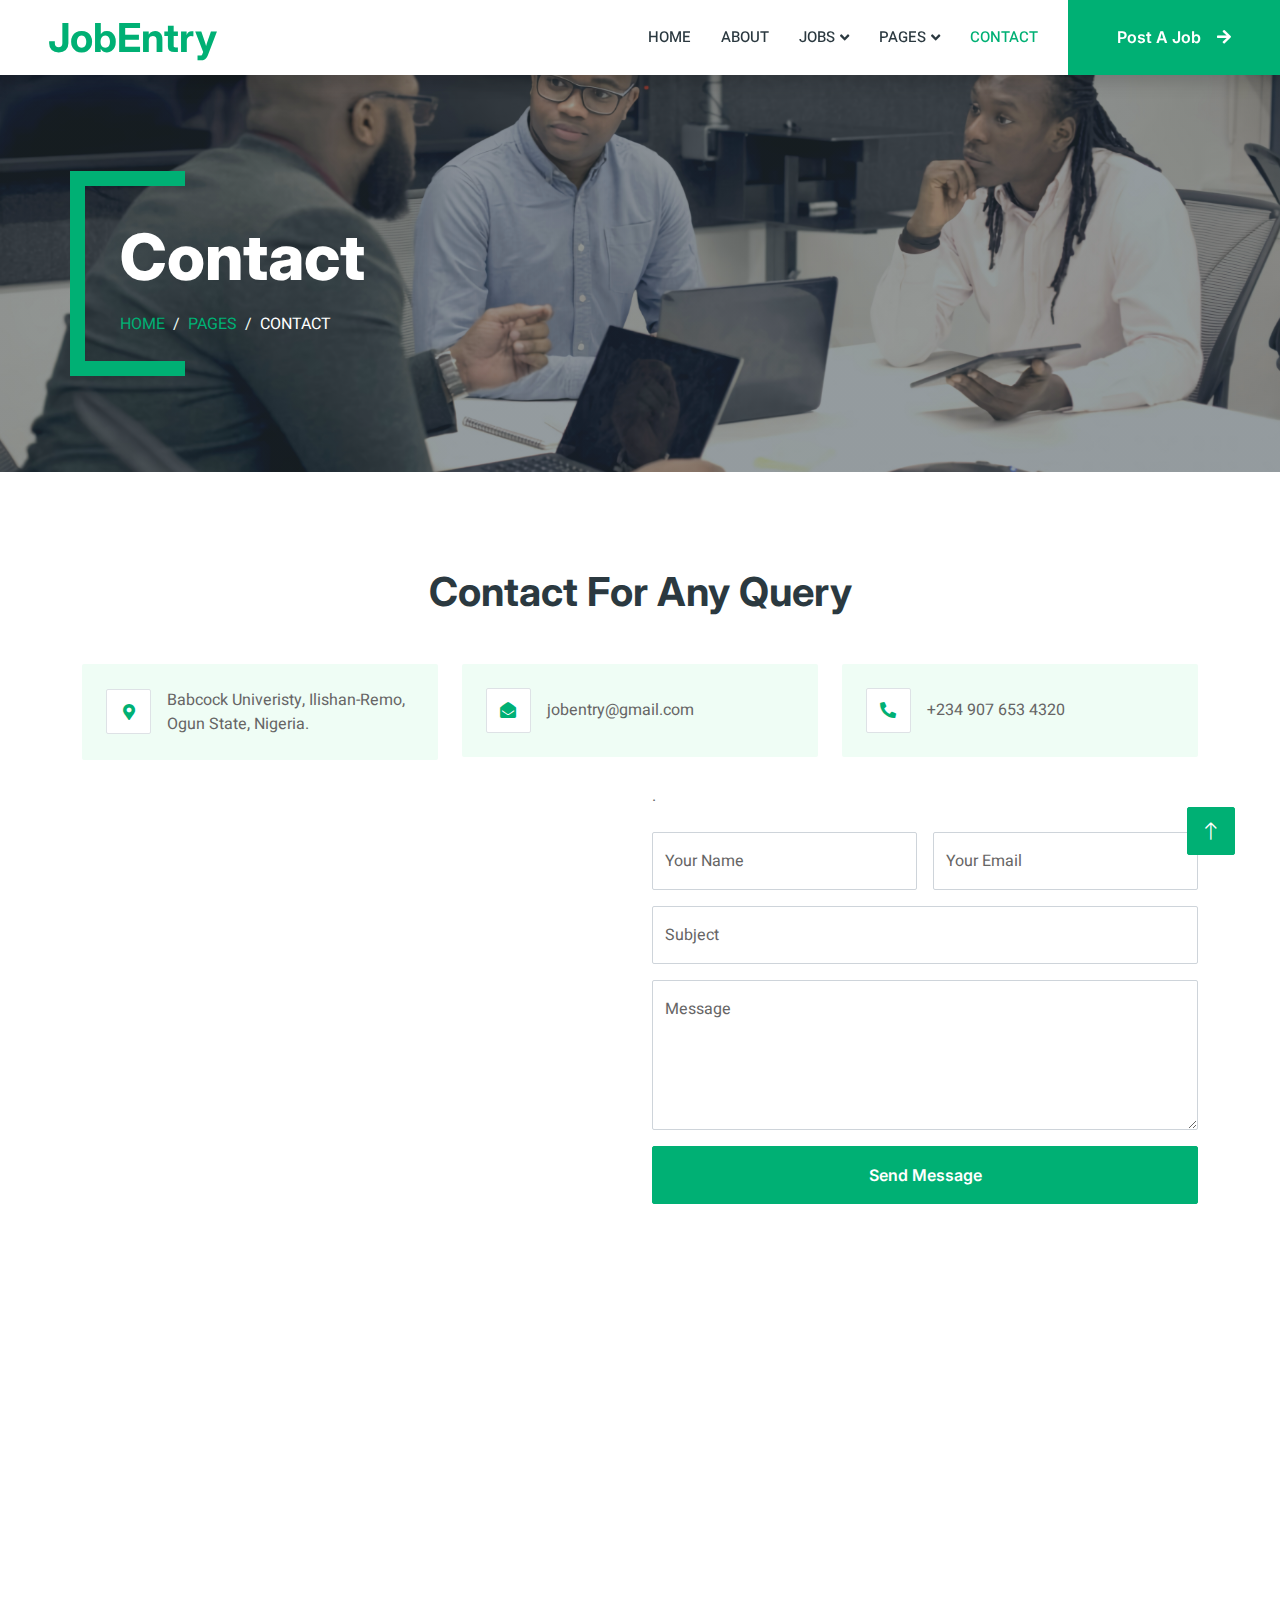
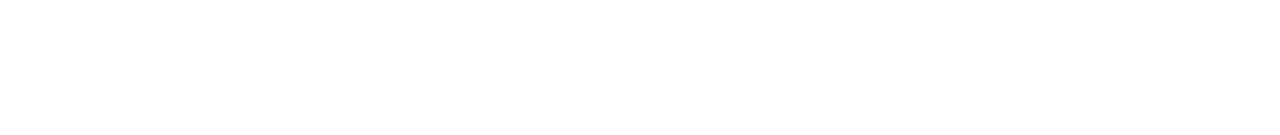
<file: contact.html>
<!DOCTYPE html>
<html lang="en">

<head>
    <meta charset="utf-8">
    <title>JobEntry</title>
    <meta content="width=device-width, initial-scale=1.0" name="viewport">
    <meta content="" name="keywords">
    <meta content="" name="description">

    <!-- Favicon -->
    <link href="img/favicon.ico" rel="icon">

    <!-- Google Web Fonts -->
    <link rel="preconnect" href="https://fonts.googleapis.com">
    <link rel="preconnect" href="https://fonts.gstatic.com" crossorigin>
    <link href="https://fonts.googleapis.com/css2?family=Heebo:wght@400;500;600&family=Inter:wght@700;800&display=swap" rel="stylesheet">
    
    <!-- Icon Font Stylesheet -->
    <link href="https://cdnjs.cloudflare.com/ajax/libs/font-awesome/5.10.0/css/all.min.css" rel="stylesheet">
    <link href="https://cdn.jsdelivr.net/npm/bootstrap-icons@1.4.1/font/bootstrap-icons.css" rel="stylesheet">

    <!-- Libraries Stylesheet -->
    <link href="lib/animate/animate.min.css" rel="stylesheet">
    <link href="lib/owlcarousel/assets/owl.carousel.min.css" rel="stylesheet">

    <!-- Customized Bootstrap Stylesheet -->
    <link href="css/bootstrap.min.css" rel="stylesheet">

    <!-- Template Stylesheet -->
    <link href="css/style.css" rel="stylesheet">
</head>

<body>
    <div class="container-xxl bg-white p-0">
        <!-- Spinner Start -->
        <div id="spinner" class="show bg-white position-fixed translate-middle w-100 vh-100 top-50 start-50 d-flex align-items-center justify-content-center">
            <div class="spinner-border text-primary" style="width: 3rem; height: 3rem;" role="status">
                <span class="sr-only">Loading...</span>
            </div>
        </div>
        <!-- Spinner End -->


        <!-- Navbar Start -->
        <nav class="navbar navbar-expand-lg bg-white navbar-light shadow sticky-top p-0">
            <a href="index.html" class="navbar-brand d-flex align-items-center text-center py-0 px-4 px-lg-5">
                <h1 class="m-0 text-primary">JobEntry</h1>
            </a>
            <button type="button" class="navbar-toggler me-4" data-bs-toggle="collapse" data-bs-target="#navbarCollapse">
                <span class="navbar-toggler-icon"></span>
            </button>
            <div class="collapse navbar-collapse" id="navbarCollapse">
                <div class="navbar-nav ms-auto p-4 p-lg-0">
                    <a href="index.html" class="nav-item nav-link">Home</a>
                    <a href="about.html" class="nav-item nav-link">About</a>
                    <div class="nav-item dropdown">
                        <a href="#" class="nav-link dropdown-toggle" data-bs-toggle="dropdown">Jobs</a>
                        <div class="dropdown-menu rounded-0 m-0">
                            <a href="job-list.html" class="dropdown-item">Job List</a>
                            <a href="job-detail.html" class="dropdown-item">Job Detail</a>
                        </div>
                    </div>
                    <div class="nav-item dropdown">
                        <a href="#" class="nav-link dropdown-toggle" data-bs-toggle="dropdown">Pages</a>
                        <div class="dropdown-menu rounded-0 m-0">
                            <a href="category.html" class="dropdown-item">Job Category</a>
                            <a href="testimonial.html" class="dropdown-item">Testimonial</a>
                        </div>
                    </div>
                    <a href="contact.html" class="nav-item nav-link active">Contact</a>
                </div>
                <a href="" class="btn btn-primary rounded-0 py-4 px-lg-5 d-none d-lg-block">Post A Job<i class="fa fa-arrow-right ms-3"></i></a>
            </div>
        </nav>
        <!-- Navbar End -->


        <!-- Header End -->
        <div class="container-xxl py-5 bg-dark page-header mb-5">
            <div class="container my-5 pt-5 pb-4">
                <h1 class="display-3 text-white mb-3 animated slideInDown">Contact</h1>
                <nav aria-label="breadcrumb">
                    <ol class="breadcrumb text-uppercase">
                        <li class="breadcrumb-item"><a href="#">Home</a></li>
                        <li class="breadcrumb-item"><a href="#">Pages</a></li>
                        <li class="breadcrumb-item text-white active" aria-current="page">Contact</li>
                    </ol>
                </nav>
            </div>
        </div>
        <!-- Header End -->


        <!-- Contact Start -->
        <div class="container-xxl py-5">
            <div class="container">
                <h1 class="text-center mb-5 wow fadeInUp" data-wow-delay="0.1s">Contact For Any Query</h1>
                <div class="row g-4">
                    <div class="col-12">
                        <div class="row gy-4">
                            <div class="col-md-4 wow fadeIn" data-wow-delay="0.1s">
                                <div class="d-flex align-items-center bg-light rounded p-4">
                                    <div class="bg-white border rounded d-flex flex-shrink-0 align-items-center justify-content-center me-3" style="width: 45px; height: 45px;">
                                        <i class="fa fa-map-marker-alt text-primary"></i>
                                    </div>
                                    <span>Babcock Univeristy, Ilishan-Remo, Ogun State, Nigeria.</span>
                                </div>
                            </div>
                            <div class="col-md-4 wow fadeIn" data-wow-delay="0.3s">
                                <div class="d-flex align-items-center bg-light rounded p-4">
                                    <div class="bg-white border rounded d-flex flex-shrink-0 align-items-center justify-content-center me-3" style="width: 45px; height: 45px;">
                                        <i class="fa fa-envelope-open text-primary"></i>
                                    </div>
                                    <span>jobentry@gmail.com</span>
                                </div>
                            </div>
                            <div class="col-md-4 wow fadeIn" data-wow-delay="0.5s">
                                <div class="d-flex align-items-center bg-light rounded p-4">
                                    <div class="bg-white border rounded d-flex flex-shrink-0 align-items-center justify-content-center me-3" style="width: 45px; height: 45px;">
                                        <i class="fa fa-phone-alt text-primary"></i>
                                    </div>
                                    <span>+234 907 653 4320</span>
                                </div>
                            </div>
                        </div>
                    </div>
                    <div class="col-md-6 wow fadeInUp" data-wow-delay="0.1s">
                        
                        <iframe src="https://www.google.com/maps/embed?pb=!1m18!1m12!1m3!1d3960.987640310098!2d3.715570274996928!3d6.892081118770437!2m3!1f0!2f0!3f0!3m2!1i1024!2i768!4f13.1!3m3!1m2!1s0x103bd81639e54ec3%3A0x9129b4a8c8367e52!2sBabcock%20University%20Ilishan%20Remo!5e0!3m2!1sen!2sng!4v1732628369395!5m2!1sen!2sng" width="400" height="300" style="border:0;" allowfullscreen="" loading="lazy" referrerpolicy="no-referrer-when-downgrade"></iframe>
                           
                    </div>
                    <div class="col-md-6">
                        <div class="wow fadeInUp" data-wow-delay="0.5s">
                            <p class="mb-4"><a href="https://htmlcodex.com/contact-form"></a>.</p>
                            <form>
                                <div class="row g-3">
                                    <div class="col-md-6">
                                        <div class="form-floating">
                                            <input type="text" class="form-control" id="name" placeholder="Your Name">
                                            <label for="name">Your Name</label>
                                        </div>
                                    </div>
                                    <div class="col-md-6">
                                        <div class="form-floating">
                                            <input type="email" class="form-control" id="email" placeholder="Your Email">
                                            <label for="email">Your Email</label>
                                        </div>
                                    </div>
                                    <div class="col-12">
                                        <div class="form-floating">
                                            <input type="text" class="form-control" id="subject" placeholder="Subject">
                                            <label for="subject">Subject</label>
                                        </div>
                                    </div>
                                    <div class="col-12">
                                        <div class="form-floating">
                                            <textarea class="form-control" placeholder="Leave a message here" id="message" style="height: 150px"></textarea>
                                            <label for="message">Message</label>
                                        </div>
                                    </div>
                                    <div class="col-12">
                                        <button class="btn btn-primary w-100 py-3" type="submit">Send Message</button>
                                    </div>
                                </div>
                            </form>
                        </div>
                    </div>
                </div>
            </div>
        </div>
        <!-- Contact End -->


        <!-- Footer Start -->
        <div class="container-fluid bg-dark text-white-50 footer pt-5 mt-5 wow fadeIn" data-wow-delay="0.1s">
            <div class="container py-5">
                <div class="row g-5">
                    <div class="col-lg-3 col-md-6">
                        <h5 class="text-white mb-4">Company</h5>
                        <a class="btn btn-link text-white-50" href="">About Us</a>
                        <a class="btn btn-link text-white-50" href="">Contact Us</a>
                        <a class="btn btn-link text-white-50" href="">Our Services</a>
                        <a class="btn btn-link text-white-50" href="">Privacy Policy</a>
                        <a class="btn btn-link text-white-50" href="">Terms & Condition</a>
                    </div>
                    <div class="col-lg-3 col-md-6">
                        <h5 class="text-white mb-4">Quick Links</h5>
                        <a class="btn btn-link text-white-50" href="">About Us</a>
                        <a class="btn btn-link text-white-50" href="">Contact Us</a>
                        <a class="btn btn-link text-white-50" href="">Our Services</a>
                        <a class="btn btn-link text-white-50" href="">Privacy Policy</a>
                        <a class="btn btn-link text-white-50" href="">Terms & Condition</a>
                    </div>
                    <div class="col-lg-3 col-md-6">
                        <h5 class="text-white mb-4">Contact</h5>
                        <p class="mb-2"><i class="fa fa-map-marker-alt me-3"></i>Babcock Univeristy, Ilishan-Remo, Ogun state, Nigeria</p>
                        <p class="mb-2"><i class="fa fa-phone-alt me-3"></i>+234 907 653 4320</p>
                        <p class="mb-2"><i class="fa fa-envelope me-3"></i>jobentry@gmail.com</p>
                        <div class="d-flex pt-2">
                            <a class="btn btn-outline-light btn-social" href=""><i class="fab fa-twitter"></i></a>
                            <a class="btn btn-outline-light btn-social" href=""><i class="fab fa-facebook-f"></i></a>
                            <a class="btn btn-outline-light btn-social" href=""><i class="fab fa-youtube"></i></a>
                            <a class="btn btn-outline-light btn-social" href=""><i class="fab fa-linkedin-in"></i></a>
                        </div>
                    </div>
                    <div class="col-lg-3 col-md-6">
                        <h5 class="text-white mb-4">Newsletter</h5>
                        <p>Subscribe to our newsletter to get the latest updates, career tips, and exciting opportunities straight to your inbox.</p>
                        <div class="position-relative mx-auto" style="max-width: 400px;">
                            <input class="form-control bg-transparent w-100 py-3 ps-4 pe-5" type="text" placeholder="Your email">
                            <button type="button" class="btn btn-primary py-2 position-absolute top-0 end-0 mt-2 me-2">SignUp</button>
                        </div>
                    </div>
                </div>
            </div>
            <div class="container">
                <div class="copyright">
                    <div class="row">
                        <div class="col-md-6 text-center text-md-start mb-3 mb-md-0">
                            &copy; <a href="#">JobEntry</a>, All Right Reserved. 
							
							<!-- /*** This template is free as long as you keep the footer author’s credit link/attribution link/backlink. If you'd like to use the template without the footer author’s credit link/attribution link/backlink, you can purchase the Credit Removal License from "https://htmlcodex.com/credit-removal". Thank you for your support. ***/--> -->
							Designed By <a class="border-bottom" href="#">Group 6</a>
                        </div>
                        <div class="col-md-6 text-center text-md-end">
                            <div class="footer-menu">
                                <a href="">Home</a>
                                <a href="">Cookies</a>
                                <a href="">Help</a>
                                <a href="">FQAs</a>
                            </div>
                        </div>
                    </div>
                </div>
            </div>
        </div>
        <!-- Footer End -->


        <!-- Back to Top -->
        <a href="#" class="btn btn-lg btn-primary btn-lg-square back-to-top"><i class="bi bi-arrow-up"></i></a>
    </div>

    <!-- JavaScript Libraries -->
    <script src="https://code.jquery.com/jquery-3.4.1.min.js"></script>
    <script src="https://cdn.jsdelivr.net/npm/bootstrap@5.0.0/dist/js/bootstrap.bundle.min.js"></script>
    <script src="lib/wow/wow.min.js"></script>
    <script src="lib/easing/easing.min.js"></script>
    <script src="lib/waypoints/waypoints.min.js"></script>
    <script src="lib/owlcarousel/owl.carousel.min.js"></script>

    <!-- Template Javascript -->
    <script src="js/main.js"></script>
</body>

</html>
</file>
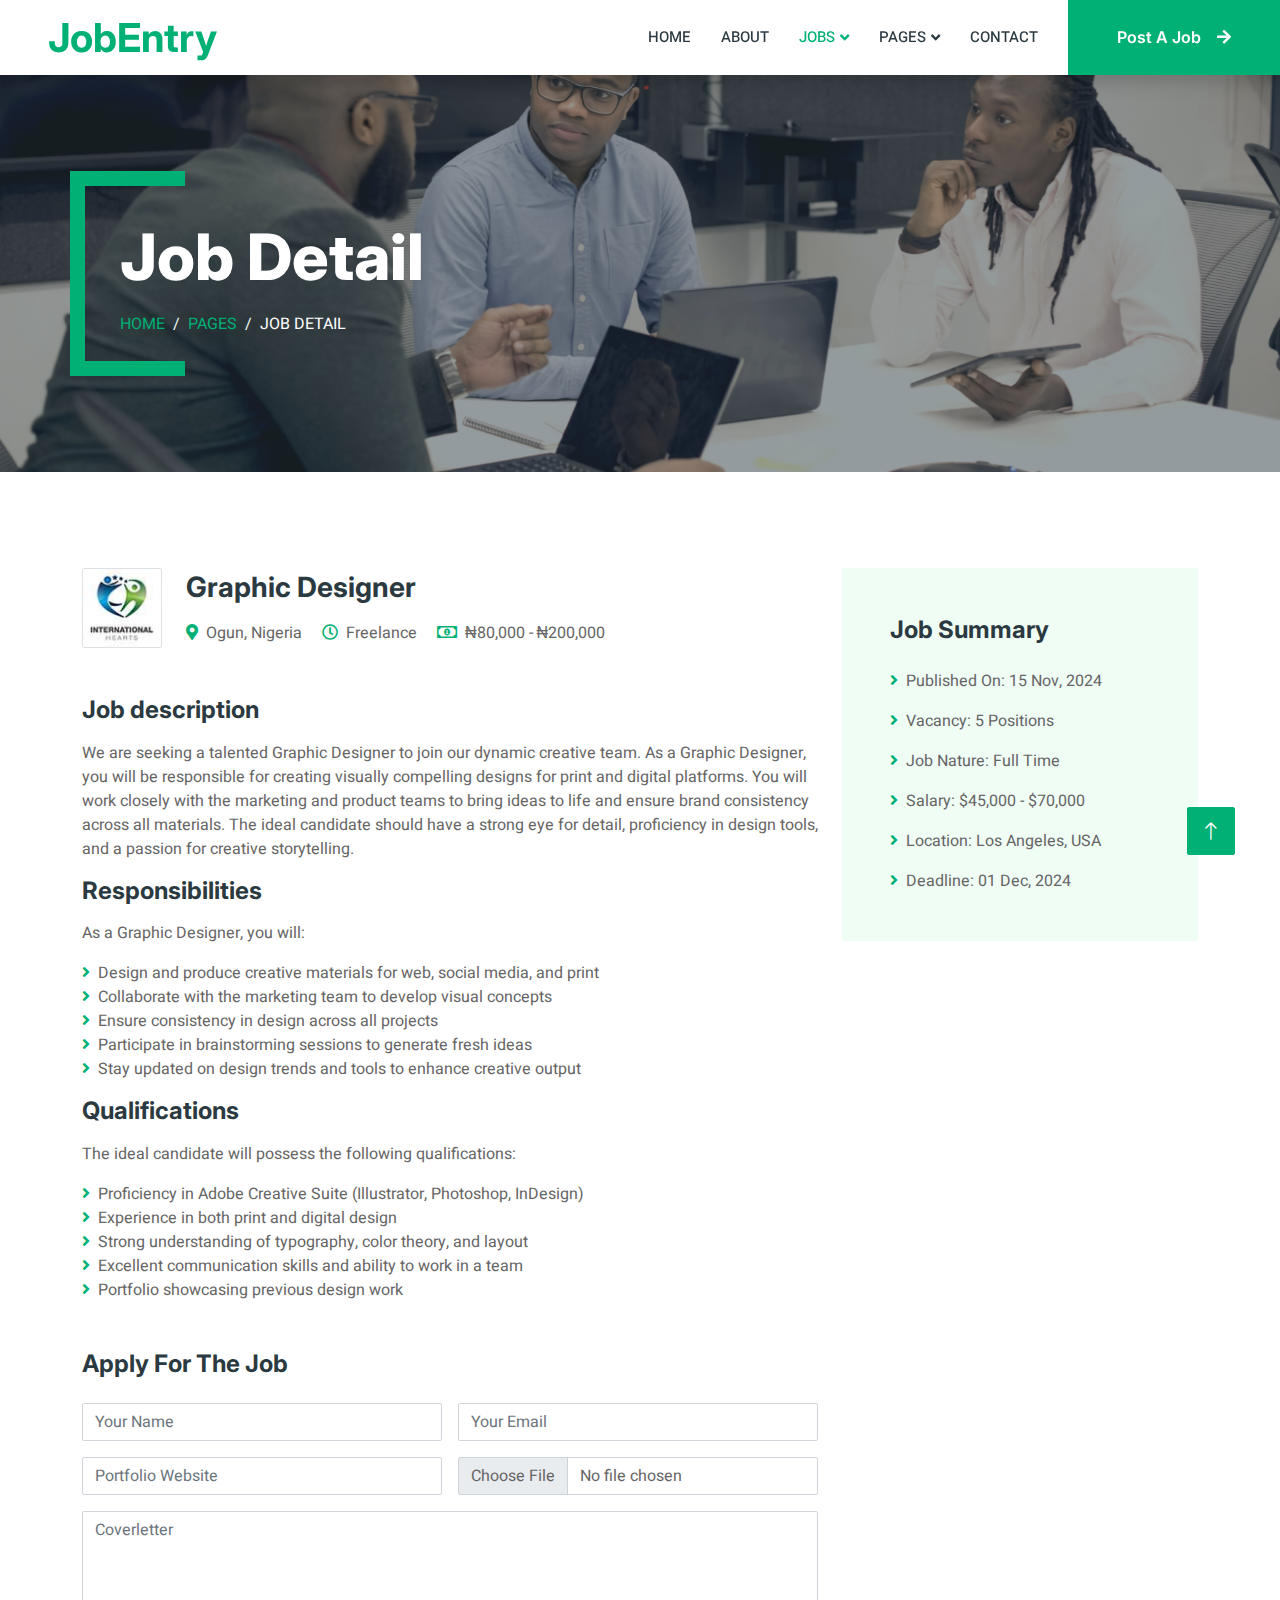
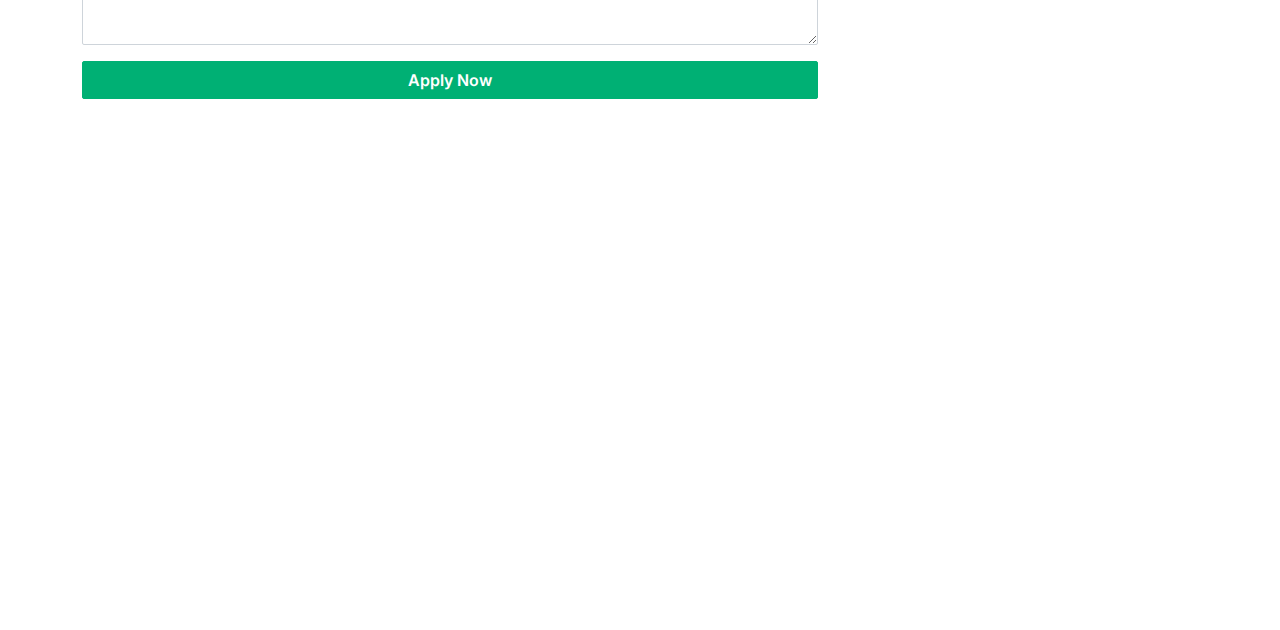
<file: job-detail.html>
<!DOCTYPE html>
<html lang="en">

<head>
    <meta charset="utf-8">
    <title>JobEntry</title>
    <meta content="width=device-width, initial-scale=1.0" name="viewport">
    <meta content="" name="keywords">
    <meta content="" name="description">

    <!-- Favicon -->
    <link href="img/favicon.ico" rel="icon">

    <!-- Google Web Fonts -->
    <link rel="preconnect" href="https://fonts.googleapis.com">
    <link rel="preconnect" href="https://fonts.gstatic.com" crossorigin>
    <link href="https://fonts.googleapis.com/css2?family=Heebo:wght@400;500;600&family=Inter:wght@700;800&display=swap" rel="stylesheet">
    
    <!-- Icon Font Stylesheet -->
    <link href="https://cdnjs.cloudflare.com/ajax/libs/font-awesome/5.10.0/css/all.min.css" rel="stylesheet">
    <link href="https://cdn.jsdelivr.net/npm/bootstrap-icons@1.4.1/font/bootstrap-icons.css" rel="stylesheet">

    <!-- Libraries Stylesheet -->
    <link href="lib/animate/animate.min.css" rel="stylesheet">
    <link href="lib/owlcarousel/assets/owl.carousel.min.css" rel="stylesheet">

    <!-- Customized Bootstrap Stylesheet -->
    <link href="css/bootstrap.min.css" rel="stylesheet">

    <!-- Template Stylesheet -->
    <link href="css/style.css" rel="stylesheet">
</head>

<body>
    <div class="container-xxl bg-white p-0">
        <!-- Spinner Start -->
        <div id="spinner" class="show bg-white position-fixed translate-middle w-100 vh-100 top-50 start-50 d-flex align-items-center justify-content-center">
            <div class="spinner-border text-primary" style="width: 3rem; height: 3rem;" role="status">
                <span class="sr-only">Loading...</span>
            </div>
        </div>
        <!-- Spinner End -->


        <!-- Navbar Start -->
        <nav class="navbar navbar-expand-lg bg-white navbar-light shadow sticky-top p-0">
            <a href="index.html" class="navbar-brand d-flex align-items-center text-center py-0 px-4 px-lg-5">
                <h1 class="m-0 text-primary">JobEntry</h1>
            </a>
            <button type="button" class="navbar-toggler me-4" data-bs-toggle="collapse" data-bs-target="#navbarCollapse">
                <span class="navbar-toggler-icon"></span>
            </button>
            <div class="collapse navbar-collapse" id="navbarCollapse">
                <div class="navbar-nav ms-auto p-4 p-lg-0">
                    <a href="index.html" class="nav-item nav-link">Home</a>
                    <a href="about.html" class="nav-item nav-link">About</a>
                    <div class="nav-item dropdown">
                        <a href="#" class="nav-link dropdown-toggle active" data-bs-toggle="dropdown">Jobs</a>
                        <div class="dropdown-menu rounded-0 m-0">
                            <a href="job-list.html" class="dropdown-item">Job List</a>
                            <a href="job-detail.html" class="dropdown-item active">Job Detail</a>
                        </div>
                    </div>
                    <div class="nav-item dropdown">
                        <a href="#" class="nav-link dropdown-toggle" data-bs-toggle="dropdown">Pages</a>
                        <div class="dropdown-menu rounded-0 m-0">
                            <a href="category.html" class="dropdown-item">Job Category</a>
                            <a href="testimonial.html" class="dropdown-item">Testimonial</a>
                        </div>
                    </div>
                    <a href="contact.html" class="nav-item nav-link">Contact</a>
                </div>
                <a href="" class="btn btn-primary rounded-0 py-4 px-lg-5 d-none d-lg-block">Post A Job<i class="fa fa-arrow-right ms-3"></i></a>
            </div>
        </nav>
        <!-- Navbar End -->


        <!-- Header End -->
        <div class="container-xxl py-5 bg-dark page-header mb-5">
            <div class="container my-5 pt-5 pb-4">
                <h1 class="display-3 text-white mb-3 animated slideInDown">Job Detail</h1>
                <nav aria-label="breadcrumb">
                    <ol class="breadcrumb text-uppercase">
                        <li class="breadcrumb-item"><a href="#">Home</a></li>
                        <li class="breadcrumb-item"><a href="#">Pages</a></li>
                        <li class="breadcrumb-item text-white active" aria-current="page">Job Detail</li>
                    </ol>
                </nav>
            </div>
        </div>
        <!-- Header End -->


        <!-- Job Detail Start -->
        <div class="container-xxl py-5 wow fadeInUp" data-wow-delay="0.1s">
            <div class="container">
                <div class="row gy-5 gx-4">
                    <div class="col-lg-8">
                        <div class="d-flex align-items-center mb-5">
                            <img class="flex-shrink-0 img-fluid border rounded" src="img/com-logo-2.jpg" alt="" style="width: 80px; height: 80px;">
                            <div class="text-start ps-4">
                                <h3 class="mb-3">Graphic Designer</h3>
                                <span class="text-truncate me-3"><i class="fa fa-map-marker-alt text-primary me-2"></i>Ogun, Nigeria</span>
                                <span class="text-truncate me-3"><i class="far fa-clock text-primary me-2"></i>Freelance</span>
                                <span class="text-truncate me-0"><i class="far fa-money-bill-alt text-primary me-2"></i>₦80,000 - ₦200,000</span>
                            </div>
                        </div>

                        <div class="mb-5">
                            <h4 class="mb-3">Job description</h4>
                            <p>We are seeking a talented Graphic Designer to join our dynamic creative team. As a Graphic Designer, you will be responsible for creating visually compelling designs for print and digital platforms. You will work closely with the marketing and product teams to bring ideas to life and ensure brand consistency across all materials. The ideal candidate should have a strong eye for detail, proficiency in design tools, and a passion for creative storytelling.</p>
                            <h4 class="mb-3">Responsibilities</h4>
                            <p>As a Graphic Designer, you will:</p>
                            <ul class="list-unstyled">
                                <li><i class="fa fa-angle-right text-primary me-2"></i>Design and produce creative materials for web, social media, and print</li>
                                <li><i class="fa fa-angle-right text-primary me-2"></i>Collaborate with the marketing team to develop visual concepts</li>
                                <li><i class="fa fa-angle-right text-primary me-2"></i>Ensure consistency in design across all projects</li>
                                <li><i class="fa fa-angle-right text-primary me-2"></i>Participate in brainstorming sessions to generate fresh ideas</li>
                                <li><i class="fa fa-angle-right text-primary me-2"></i>Stay updated on design trends and tools to enhance creative output</li>
                            </ul>
                            <h4 class="mb-3">Qualifications</h4>
                            <p>The ideal candidate will possess the following qualifications:</p>
                            <ul class="list-unstyled">
                                <li><i class="fa fa-angle-right text-primary me-2"></i>Proficiency in Adobe Creative Suite (Illustrator, Photoshop, InDesign)</li>
                                <li><i class="fa fa-angle-right text-primary me-2"></i>Experience in both print and digital design</li>
                                <li><i class="fa fa-angle-right text-primary me-2"></i>Strong understanding of typography, color theory, and layout</li>
                                <li><i class="fa fa-angle-right text-primary me-2"></i>Excellent communication skills and ability to work in a team</li>
                                <li><i class="fa fa-angle-right text-primary me-2"></i>Portfolio showcasing previous design work</li>
                            </ul>
                        </div>

                        <div class="">
                            <h4 class="mb-4">Apply For The Job</h4>
                            <form>
                                <div class="row g-3">
                                    <div class="col-12 col-sm-6">
                                        <input type="text" class="form-control" placeholder="Your Name">
                                    </div>
                                    <div class="col-12 col-sm-6">
                                        <input type="email" class="form-control" placeholder="Your Email">
                                    </div>
                                    <div class="col-12 col-sm-6">
                                        <input type="text" class="form-control" placeholder="Portfolio Website">
                                    </div>
                                    <div class="col-12 col-sm-6">
                                        <input type="file" class="form-control bg-white">
                                    </div>
                                    <div class="col-12">
                                        <textarea class="form-control" rows="5" placeholder="Coverletter"></textarea>
                                    </div>
                                    <div class="col-12">
                                        <button class="btn btn-primary w-100" type="submit">Apply Now</button>
                                    </div>
                                </div>
                            </form>
                        </div>
                    </div>

                    <div class="col-lg-4">
                        <div class="bg-light rounded p-5 mb-4 wow slideInUp" data-wow-delay="0.1s">
                            <h4 class="mb-4">Job Summary</h4>
                            <p><i class="fa fa-angle-right text-primary me-2"></i>Published On: 15 Nov, 2024</p>
                            <p><i class="fa fa-angle-right text-primary me-2"></i>Vacancy: 5 Positions</p>
                            <p><i class="fa fa-angle-right text-primary me-2"></i>Job Nature: Full Time</p>
                            <p><i class="fa fa-angle-right text-primary me-2"></i>Salary: $45,000 - $70,000</p>
                            <p><i class="fa fa-angle-right text-primary me-2"></i>Location: Los Angeles, USA</p>
                            <p class="m-0"><i class="fa fa-angle-right text-primary me-2"></i>Deadline: 01 Dec, 2024</p>
                        </div>
                        <div class="bg-light rounded p-5 wow slideInUp" data-wow-delay="0.1s">
                            <h4 class="mb-4">Company Details</h4>
                            <p class="m-0">Creative Studio is a forward-thinking digital marketing agency dedicated to delivering innovative solutions for our clients. We focus on crafting visually compelling designs and providing exceptional user experiences. Our team is made up of passionate professionals who strive to make an impact in the creative industry. Join us and be part of our dynamic team!</p>
                        </div>
                    </div>
                </div>
            </div>
        </div>
        <!-- Job Detail End -->



        <!-- Footer Start -->
        <div class="container-fluid bg-dark text-white-50 footer pt-5 mt-5 wow fadeIn" data-wow-delay="0.1s">
            <div class="container py-5">
                <div class="row g-5">
                    <div class="col-lg-3 col-md-6">
                        <h5 class="text-white mb-4">Company</h5>
                        <a class="btn btn-link text-white-50" href="">About Us</a>
                        <a class="btn btn-link text-white-50" href="">Contact Us</a>
                        <a class="btn btn-link text-white-50" href="">Our Services</a>
                        <a class="btn btn-link text-white-50" href="">Privacy Policy</a>
                        <a class="btn btn-link text-white-50" href="">Terms & Condition</a>
                    </div>
                    <div class="col-lg-3 col-md-6">
                        <h5 class="text-white mb-4">Quick Links</h5>
                        <a class="btn btn-link text-white-50" href="">About Us</a>
                        <a class="btn btn-link text-white-50" href="">Contact Us</a>
                        <a class="btn btn-link text-white-50" href="">Our Services</a>
                        <a class="btn btn-link text-white-50" href="">Privacy Policy</a>
                        <a class="btn btn-link text-white-50" href="">Terms & Condition</a>
                    </div>
                    <div class="col-lg-3 col-md-6">
                        <h5 class="text-white mb-4">Contact</h5>
                        <p class="mb-2"><i class="fa fa-map-marker-alt me-3"></i>Babcock Univeristy, Ilishan-Remo, Ogun state, Nigeria</p>
                        <p class="mb-2"><i class="fa fa-phone-alt me-3"></i>+234 907 653 4320</p>
                        <p class="mb-2"><i class="fa fa-envelope me-3"></i>jobentry@gmail.com</p>
                        <div class="d-flex pt-2">
                            <a class="btn btn-outline-light btn-social" href=""><i class="fab fa-twitter"></i></a>
                            <a class="btn btn-outline-light btn-social" href=""><i class="fab fa-facebook-f"></i></a>
                            <a class="btn btn-outline-light btn-social" href=""><i class="fab fa-youtube"></i></a>
                            <a class="btn btn-outline-light btn-social" href=""><i class="fab fa-linkedin-in"></i></a>
                        </div>
                    </div>
                    <div class="col-lg-3 col-md-6">
                        <h5 class="text-white mb-4">Newsletter</h5>
                        <p>Subscribe to our newsletter to get the latest updates, career tips, and exciting opportunities straight to your inbox.</p>
                        <div class="position-relative mx-auto" style="max-width: 400px;">
                            <input class="form-control bg-transparent w-100 py-3 ps-4 pe-5" type="text" placeholder="Your email">
                            <button type="button" class="btn btn-primary py-2 position-absolute top-0 end-0 mt-2 me-2">SignUp</button>
                        </div>
                    </div>
                </div>
            </div>
            <div class="container">
                <div class="copyright">
                    <div class="row">
                        <div class="col-md-6 text-center text-md-start mb-3 mb-md-0">
                            &copy; <a href="#">JobEntry</a>, All Right Reserved. 
							
							<!-- /*** This template is free as long as you keep the footer author’s credit link/attribution link/backlink. If you'd like to use the template without the footer author’s credit link/attribution link/backlink, you can purchase the Credit Removal License from "https://htmlcodex.com/credit-removal". Thank you for your support. ***/--> -->
							Designed By <a class="border-bottom" href="#">Group 6</a>
                        </div>
                        <div class="col-md-6 text-center text-md-end">
                            <div class="footer-menu">
                                <a href="">Home</a>
                                <a href="">Cookies</a>
                                <a href="">Help</a>
                                <a href="">FQAs</a>
                            </div>
                        </div>
                    </div>
                </div>
            </div>
        </div>
        <!-- Footer End -->


        <!-- Back to Top -->
        <a href="#" class="btn btn-lg btn-primary btn-lg-square back-to-top"><i class="bi bi-arrow-up"></i></a>
    </div>

    <!-- JavaScript Libraries -->
    <script src="https://code.jquery.com/jquery-3.4.1.min.js"></script>
    <script src="https://cdn.jsdelivr.net/npm/bootstrap@5.0.0/dist/js/bootstrap.bundle.min.js"></script>
    <script src="lib/wow/wow.min.js"></script>
    <script src="lib/easing/easing.min.js"></script>
    <script src="lib/waypoints/waypoints.min.js"></script>
    <script src="lib/owlcarousel/owl.carousel.min.js"></script>

    <!-- Template Javascript -->
    <script src="js/main.js"></script>
</body>

</html>
</file>
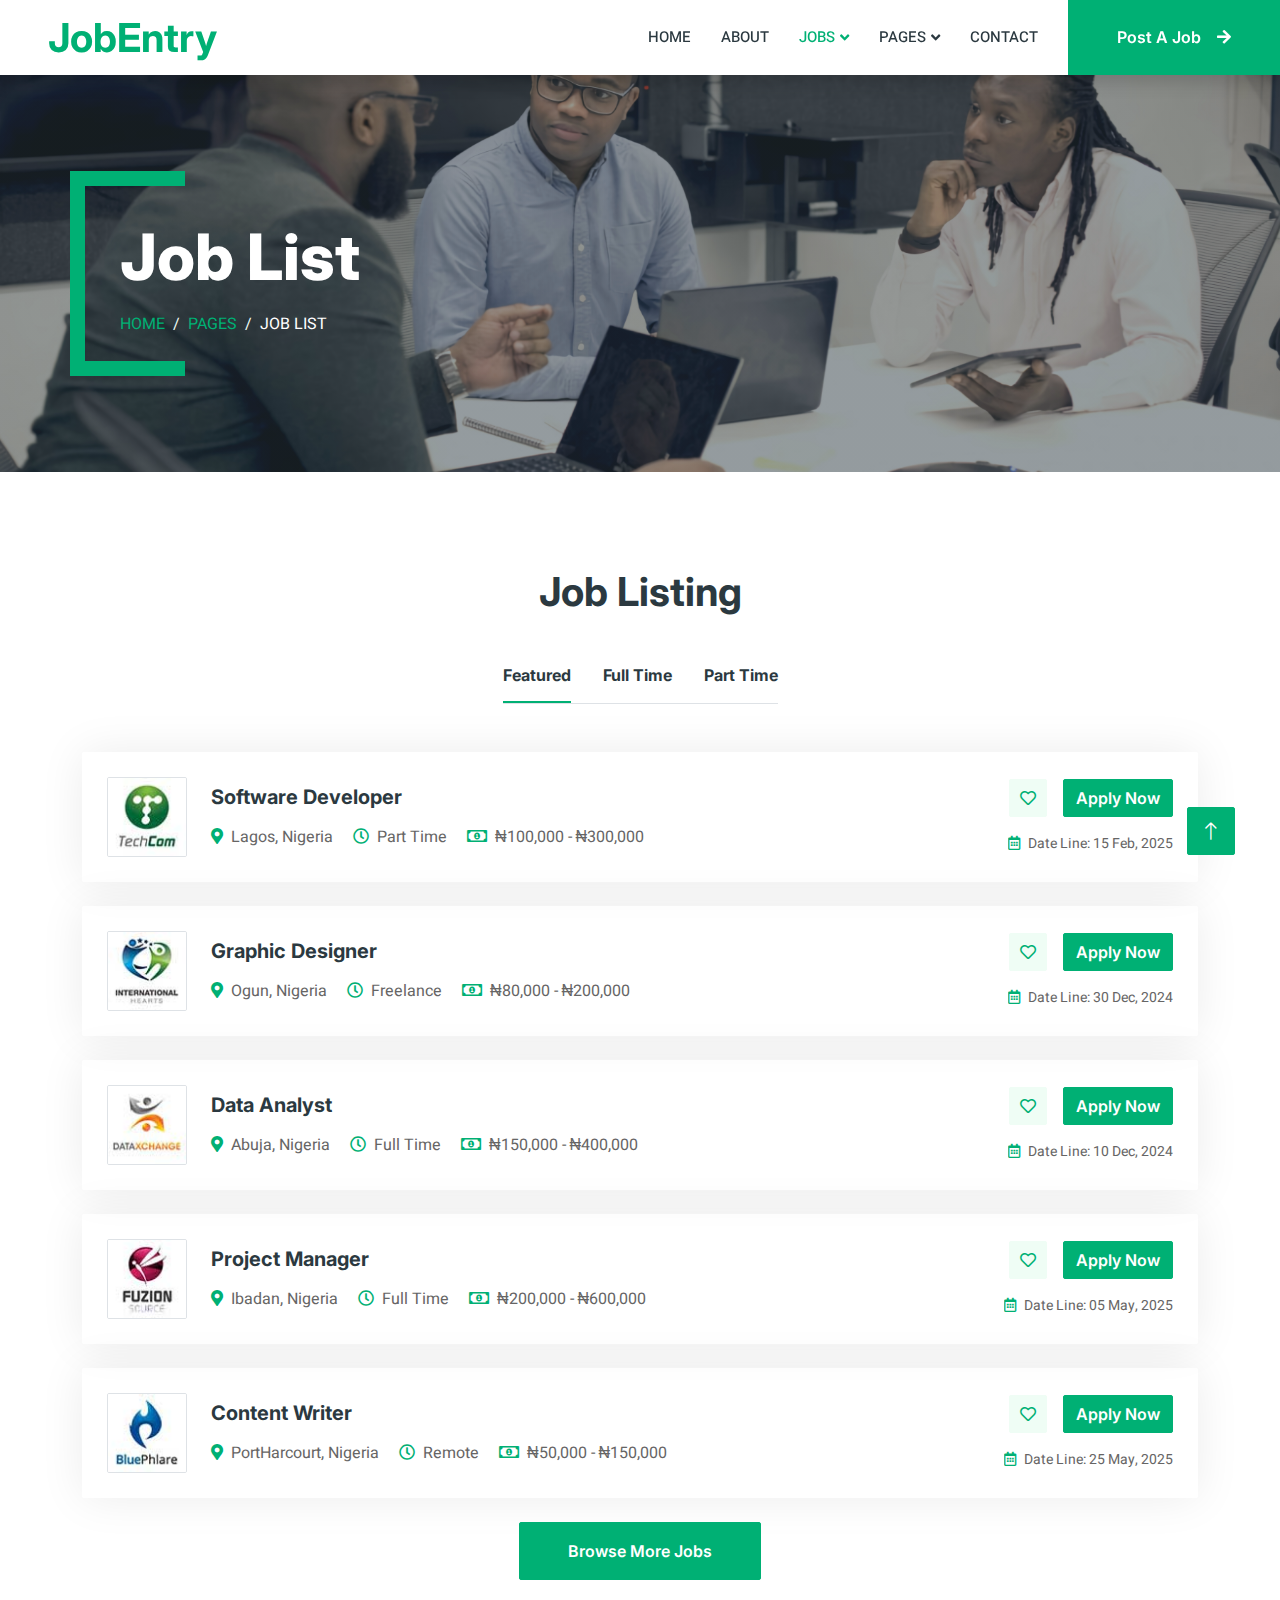
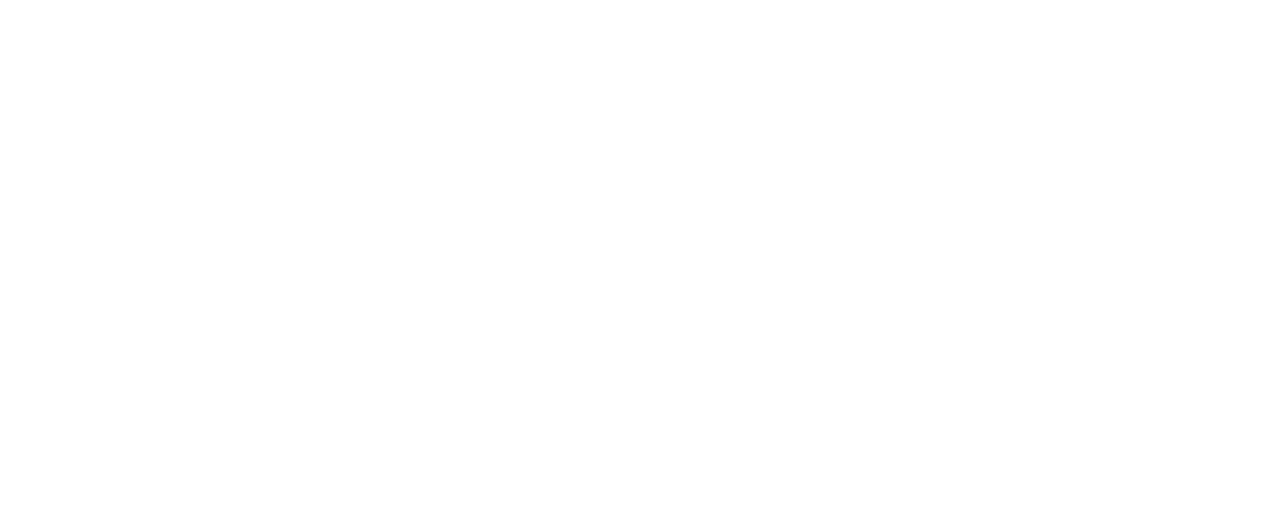
<file: job-list.html>
<!DOCTYPE html>
<html lang="en">

<head>
    <meta charset="utf-8">
    <title>JobEntry</title>
    <meta content="width=device-width, initial-scale=1.0" name="viewport">
    <meta content="" name="keywords">
    <meta content="" name="description">

    <!-- Favicon -->
    <link href="img/favicon.ico" rel="icon">

    <!-- Google Web Fonts -->
    <link rel="preconnect" href="https://fonts.googleapis.com">
    <link rel="preconnect" href="https://fonts.gstatic.com" crossorigin>
    <link href="https://fonts.googleapis.com/css2?family=Heebo:wght@400;500;600&family=Inter:wght@700;800&display=swap" rel="stylesheet">
    
    <!-- Icon Font Stylesheet -->
    <link href="https://cdnjs.cloudflare.com/ajax/libs/font-awesome/5.10.0/css/all.min.css" rel="stylesheet">
    <link href="https://cdn.jsdelivr.net/npm/bootstrap-icons@1.4.1/font/bootstrap-icons.css" rel="stylesheet">

    <!-- Libraries Stylesheet -->
    <link href="lib/animate/animate.min.css" rel="stylesheet">
    <link href="lib/owlcarousel/assets/owl.carousel.min.css" rel="stylesheet">

    <!-- Customized Bootstrap Stylesheet -->
    <link href="css/bootstrap.min.css" rel="stylesheet">

    <!-- Template Stylesheet -->
    <link href="css/style.css" rel="stylesheet">
</head>

<body>
    <div class="container-xxl bg-white p-0">
        <!-- Spinner Start -->
        <div id="spinner" class="show bg-white position-fixed translate-middle w-100 vh-100 top-50 start-50 d-flex align-items-center justify-content-center">
            <div class="spinner-border text-primary" style="width: 3rem; height: 3rem;" role="status">
                <span class="sr-only">Loading...</span>
            </div>
        </div>
        <!-- Spinner End -->


        <!-- Navbar Start -->
        <nav class="navbar navbar-expand-lg bg-white navbar-light shadow sticky-top p-0">
            <a href="index.html" class="navbar-brand d-flex align-items-center text-center py-0 px-4 px-lg-5">
                <h1 class="m-0 text-primary">JobEntry</h1>
            </a>
            <button type="button" class="navbar-toggler me-4" data-bs-toggle="collapse" data-bs-target="#navbarCollapse">
                <span class="navbar-toggler-icon"></span>
            </button>
            <div class="collapse navbar-collapse" id="navbarCollapse">
                <div class="navbar-nav ms-auto p-4 p-lg-0">
                    <a href="index.html" class="nav-item nav-link">Home</a>
                    <a href="about.html" class="nav-item nav-link">About</a>
                    <div class="nav-item dropdown">
                        <a href="#" class="nav-link dropdown-toggle active" data-bs-toggle="dropdown">Jobs</a>
                        <div class="dropdown-menu rounded-0 m-0">
                            <a href="job-list.html" class="dropdown-item active">Job List</a>
                            <a href="job-detail.html" class="dropdown-item">Job Detail</a>
                        </div>
                    </div>
                    <div class="nav-item dropdown">
                        <a href="#" class="nav-link dropdown-toggle" data-bs-toggle="dropdown">Pages</a>
                        <div class="dropdown-menu rounded-0 m-0">
                            <a href="category.html" class="dropdown-item">Job Category</a>
                            <a href="testimonial.html" class="dropdown-item">Testimonial</a>
                        </div>
                    </div>
                    <a href="contact.html" class="nav-item nav-link">Contact</a>
                </div>
                <a href="" class="btn btn-primary rounded-0 py-4 px-lg-5 d-none d-lg-block">Post A Job<i class="fa fa-arrow-right ms-3"></i></a>
            </div>
        </nav>
        <!-- Navbar End -->


        <!-- Header End -->
        <div class="container-xxl py-5 bg-dark page-header mb-5">
            <div class="container my-5 pt-5 pb-4">
                <h1 class="display-3 text-white mb-3 animated slideInDown">Job List</h1>
                <nav aria-label="breadcrumb">
                    <ol class="breadcrumb text-uppercase">
                        <li class="breadcrumb-item"><a href="#">Home</a></li>
                        <li class="breadcrumb-item"><a href="#">Pages</a></li>
                        <li class="breadcrumb-item text-white active" aria-current="page">Job List</li>
                    </ol>
                </nav>
            </div>
        </div>
        <!-- Header End -->


        <!-- Jobs Start -->
        <div class="container-xxl py-5">
            <div class="container">
                <h1 class="text-center mb-5 wow fadeInUp" data-wow-delay="0.1s">Job Listing</h1>
                <div class="tab-class text-center wow fadeInUp" data-wow-delay="0.3s">
                    <ul class="nav nav-pills d-inline-flex justify-content-center border-bottom mb-5">
                        <li class="nav-item">
                            <a class="d-flex align-items-center text-start mx-3 ms-0 pb-3 active" data-bs-toggle="pill" href="#tab-1">
                                <h6 class="mt-n1 mb-0">Featured</h6>
                            </a>
                        </li>
                        <li class="nav-item">
                            <a class="d-flex align-items-center text-start mx-3 pb-3" data-bs-toggle="pill" href="#tab-2">
                                <h6 class="mt-n1 mb-0">Full Time</h6>
                            </a>
                        </li>
                        <li class="nav-item">
                            <a class="d-flex align-items-center text-start mx-3 me-0 pb-3" data-bs-toggle="pill" href="#tab-3">
                                <h6 class="mt-n1 mb-0">Part Time</h6>
                            </a>
                        </li>
                    </ul>
                    <div class="tab-content">
                        <div id="tab-1" class="tab-pane fade show p-0 active">
                            <div class="job-item p-4 mb-4">
                                <div class="row g-4">
                                    <div class="col-sm-12 col-md-8 d-flex align-items-center">
                                        <img class="flex-shrink-0 img-fluid border rounded" src="img/com-logo-1.jpg" alt="" style="width: 80px; height: 80px;">
                                        <div class="text-start ps-4">
                                            <h5 class="mb-3">Software Developer</h5>
                                            <span class="text-truncate me-3"><i class="fa fa-map-marker-alt text-primary me-2"></i>Lagos, Nigeria</span>
                                            <span class="text-truncate me-3"><i class="far fa-clock text-primary me-2"></i>Part Time</span>
                                            <span class="text-truncate me-0"><i class="far fa-money-bill-alt text-primary me-2"></i>₦100,000 - ₦300,000</span>
                                        </div>
                                    </div>
                                    <div class="col-sm-12 col-md-4 d-flex flex-column align-items-start align-items-md-end justify-content-center">
                                        <div class="d-flex mb-3">
                                            <a class="btn btn-light btn-square me-3" href=""><i class="far fa-heart text-primary"></i></a>
                                            <a class="btn btn-primary" href="">Apply Now</a>
                                        </div>
                                        <small class="text-truncate"><i class="far fa-calendar-alt text-primary me-2"></i>Date Line: 15 Feb, 2025</small>
                                    </div>
                                </div>
                            </div>
                            
                            <div class="job-item p-4 mb-4">
                                <div class="row g-4">
                                    <div class="col-sm-12 col-md-8 d-flex align-items-center">
                                        <img class="flex-shrink-0 img-fluid border rounded" src="img/com-logo-2.jpg" alt="" style="width: 80px; height: 80px;">
                                        <div class="text-start ps-4">
                                            <h5 class="mb-3">Graphic Designer</h5>
                                            <span class="text-truncate me-3"><i class="fa fa-map-marker-alt text-primary me-2"></i>Ogun, Nigeria</span>
                                            <span class="text-truncate me-3"><i class="far fa-clock text-primary me-2"></i>Freelance</span>
                                            <span class="text-truncate me-0"><i class="far fa-money-bill-alt text-primary me-2"></i>₦80,000 - ₦200,000</span>
                                        </div>
                                    </div>
                                    <div class="col-sm-12 col-md-4 d-flex flex-column align-items-start align-items-md-end justify-content-center">
                                        <div class="d-flex mb-3">
                                            <a class="btn btn-light btn-square me-3" href=""><i class="far fa-heart text-primary"></i></a>
                                            <a class="btn btn-primary" href="">Apply Now</a>
                                        </div>
                                        <small class="text-truncate"><i class="far fa-calendar-alt text-primary me-2"></i>Date Line: 30 Dec, 2024</small>
                                    </div>
                                </div>
                            </div>
                            
                            <div class="job-item p-4 mb-4">
                                <div class="row g-4">
                                    <div class="col-sm-12 col-md-8 d-flex align-items-center">
                                        <img class="flex-shrink-0 img-fluid border rounded" src="img/com-logo-3.jpg" alt="" style="width: 80px; height: 80px;">
                                        <div class="text-start ps-4">
                                            <h5 class="mb-3">Data Analyst</h5>
                                            <span class="text-truncate me-3"><i class="fa fa-map-marker-alt text-primary me-2"></i>Abuja, Nigeria</span>
                                            <span class="text-truncate me-3"><i class="far fa-clock text-primary me-2"></i>Full Time</span>
                                            <span class="text-truncate me-0"><i class="far fa-money-bill-alt text-primary me-2"></i>₦150,000 - ₦400,000</span>
                                        </div>
                                    </div>
                                    <div class="col-sm-12 col-md-4 d-flex flex-column align-items-start align-items-md-end justify-content-center">
                                        <div class="d-flex mb-3">
                                            <a class="btn btn-light btn-square me-3" href=""><i class="far fa-heart text-primary"></i></a>
                                            <a class="btn btn-primary" href="">Apply Now</a>
                                        </div>
                                        <small class="text-truncate"><i class="far fa-calendar-alt text-primary me-2"></i>Date Line: 10 Dec, 2024</small>
                                    </div>
                                </div>
                            </div>
                            
                            <div class="job-item p-4 mb-4">
                                <div class="row g-4">
                                    <div class="col-sm-12 col-md-8 d-flex align-items-center">
                                        <img class="flex-shrink-0 img-fluid border rounded" src="img/com-logo-4.jpg" alt="" style="width: 80px; height: 80px;">
                                        <div class="text-start ps-4">
                                            <h5 class="mb-3">Project Manager</h5>
                                            <span class="text-truncate me-3"><i class="fa fa-map-marker-alt text-primary me-2"></i>Ibadan, Nigeria</span>
                                            <span class="text-truncate me-3"><i class="far fa-clock text-primary me-2"></i>Full Time</span>
                                            <span class="text-truncate me-0"><i class="far fa-money-bill-alt text-primary me-2"></i>₦200,000 - ₦600,000</span>
                                        </div>
                                    </div>
                                    <div class="col-sm-12 col-md-4 d-flex flex-column align-items-start align-items-md-end justify-content-center">
                                        <div class="d-flex mb-3">
                                            <a class="btn btn-light btn-square me-3" href=""><i class="far fa-heart text-primary"></i></a>
                                            <a class="btn btn-primary" href="">Apply Now</a>
                                        </div>
                                        <small class="text-truncate"><i class="far fa-calendar-alt text-primary me-2"></i>Date Line: 05 May, 2025</small>
                                    </div>
                                </div>
                            </div>
                            
                            <div class="job-item p-4 mb-4">
                                <div class="row g-4">
                                    <div class="col-sm-12 col-md-8 d-flex align-items-center">
                                        <img class="flex-shrink-0 img-fluid border rounded" src="img/com-logo-5.jpg" alt="" style="width: 80px; height: 80px;">
                                        <div class="text-start ps-4">
                                            <h5 class="mb-3">Content Writer</h5>
                                            <span class="text-truncate me-3"><i class="fa fa-map-marker-alt text-primary me-2"></i>PortHarcourt, Nigeria</span>
                                            <span class="text-truncate me-3"><i class="far fa-clock text-primary me-2"></i>Remote</span>
                                            <span class="text-truncate me-0"><i class="far fa-money-bill-alt text-primary me-2"></i>₦50,000 - ₦150,000</span>
                                        </div>
                                    </div>
                                    <div class="col-sm-12 col-md-4 d-flex flex-column align-items-start align-items-md-end justify-content-center">
                                        <div class="d-flex mb-3">
                                            <a class="btn btn-light btn-square me-3" href=""><i class="far fa-heart text-primary"></i></a>
                                            <a class="btn btn-primary" href="">Apply Now</a>
                                        </div>
                                        <small class="text-truncate"><i class="far fa-calendar-alt text-primary me-2"></i>Date Line: 25 May, 2025</small>
                                    </div>
                                </div>
                            </div>
                            
                            <a class="btn btn-primary py-3 px-5" href="">Browse More Jobs</a>
                        </div>
                    
                    </div>
                </div>
            </div>
        </div>
        <!-- Jobs End -->


        <!-- Footer Start -->
        <div class="container-fluid bg-dark text-white-50 footer pt-5 mt-5 wow fadeIn" data-wow-delay="0.1s">
            <div class="container py-5">
                <div class="row g-5">
                    <div class="col-lg-3 col-md-6">
                        <h5 class="text-white mb-4">Company</h5>
                        <a class="btn btn-link text-white-50" href="">About Us</a>
                        <a class="btn btn-link text-white-50" href="">Contact Us</a>
                        <a class="btn btn-link text-white-50" href="">Our Services</a>
                        <a class="btn btn-link text-white-50" href="">Privacy Policy</a>
                        <a class="btn btn-link text-white-50" href="">Terms & Condition</a>
                    </div>
                    <div class="col-lg-3 col-md-6">
                        <h5 class="text-white mb-4">Quick Links</h5>
                        <a class="btn btn-link text-white-50" href="">About Us</a>
                        <a class="btn btn-link text-white-50" href="">Contact Us</a>
                        <a class="btn btn-link text-white-50" href="">Our Services</a>
                        <a class="btn btn-link text-white-50" href="">Privacy Policy</a>
                        <a class="btn btn-link text-white-50" href="">Terms & Condition</a>
                    </div>
                    <div class="col-lg-3 col-md-6">
                        <h5 class="text-white mb-4">Contact</h5>
                        <p class="mb-2"><i class="fa fa-map-marker-alt me-3"></i>Babcock Univeristy, Ilishan-Remo, Ogun state, Nigeria</p>
                        <p class="mb-2"><i class="fa fa-phone-alt me-3"></i>+234 907 653 4320</p>
                        <p class="mb-2"><i class="fa fa-envelope me-3"></i>jobentry@gmail.com</p>
                        <div class="d-flex pt-2">
                            <a class="btn btn-outline-light btn-social" href=""><i class="fab fa-twitter"></i></a>
                            <a class="btn btn-outline-light btn-social" href=""><i class="fab fa-facebook-f"></i></a>
                            <a class="btn btn-outline-light btn-social" href=""><i class="fab fa-youtube"></i></a>
                            <a class="btn btn-outline-light btn-social" href=""><i class="fab fa-linkedin-in"></i></a>
                        </div>
                    </div>
                    <div class="col-lg-3 col-md-6">
                        <h5 class="text-white mb-4">Newsletter</h5>
                        <p>Subscribe to our newsletter to get the latest updates, career tips, and exciting opportunities straight to your inbox.</p>
                        <div class="position-relative mx-auto" style="max-width: 400px;">
                            <input class="form-control bg-transparent w-100 py-3 ps-4 pe-5" type="text" placeholder="Your email">
                            <button type="button" class="btn btn-primary py-2 position-absolute top-0 end-0 mt-2 me-2">SignUp</button>
                        </div>
                    </div>
                </div>
            </div>
            <div class="container">
                <div class="copyright">
                    <div class="row">
                        <div class="col-md-6 text-center text-md-start mb-3 mb-md-0">
                            &copy; <a href="#">JobEntry</a>, All Right Reserved. 
							
							<!-- /*** This template is free as long as you keep the footer author’s credit link/attribution link/backlink. If you'd like to use the template without the footer author’s credit link/attribution link/backlink, you can purchase the Credit Removal License from "https://htmlcodex.com/credit-removal". Thank you for your support. ***/--> -->
							Designed By <a class="border-bottom" href="#">Group 6</a>
                        </div>
                        <div class="col-md-6 text-center text-md-end">
                            <div class="footer-menu">
                                <a href="">Home</a>
                                <a href="">Cookies</a>
                                <a href="">Help</a>
                                <a href="">FQAs</a>
                            </div>
                        </div>
                    </div>
                </div>
            </div>
        </div>
        <!-- Footer End -->


        <!-- Back to Top -->
        <a href="#" class="btn btn-lg btn-primary btn-lg-square back-to-top"><i class="bi bi-arrow-up"></i></a>
    </div>

    <!-- JavaScript Libraries -->
    <script src="https://code.jquery.com/jquery-3.4.1.min.js"></script>
    <script src="https://cdn.jsdelivr.net/npm/bootstrap@5.0.0/dist/js/bootstrap.bundle.min.js"></script>
    <script src="lib/wow/wow.min.js"></script>
    <script src="lib/easing/easing.min.js"></script>
    <script src="lib/waypoints/waypoints.min.js"></script>
    <script src="lib/owlcarousel/owl.carousel.min.js"></script>

    <!-- Template Javascript -->
    <script src="js/main.js"></script>
</body>

</html>
</file>
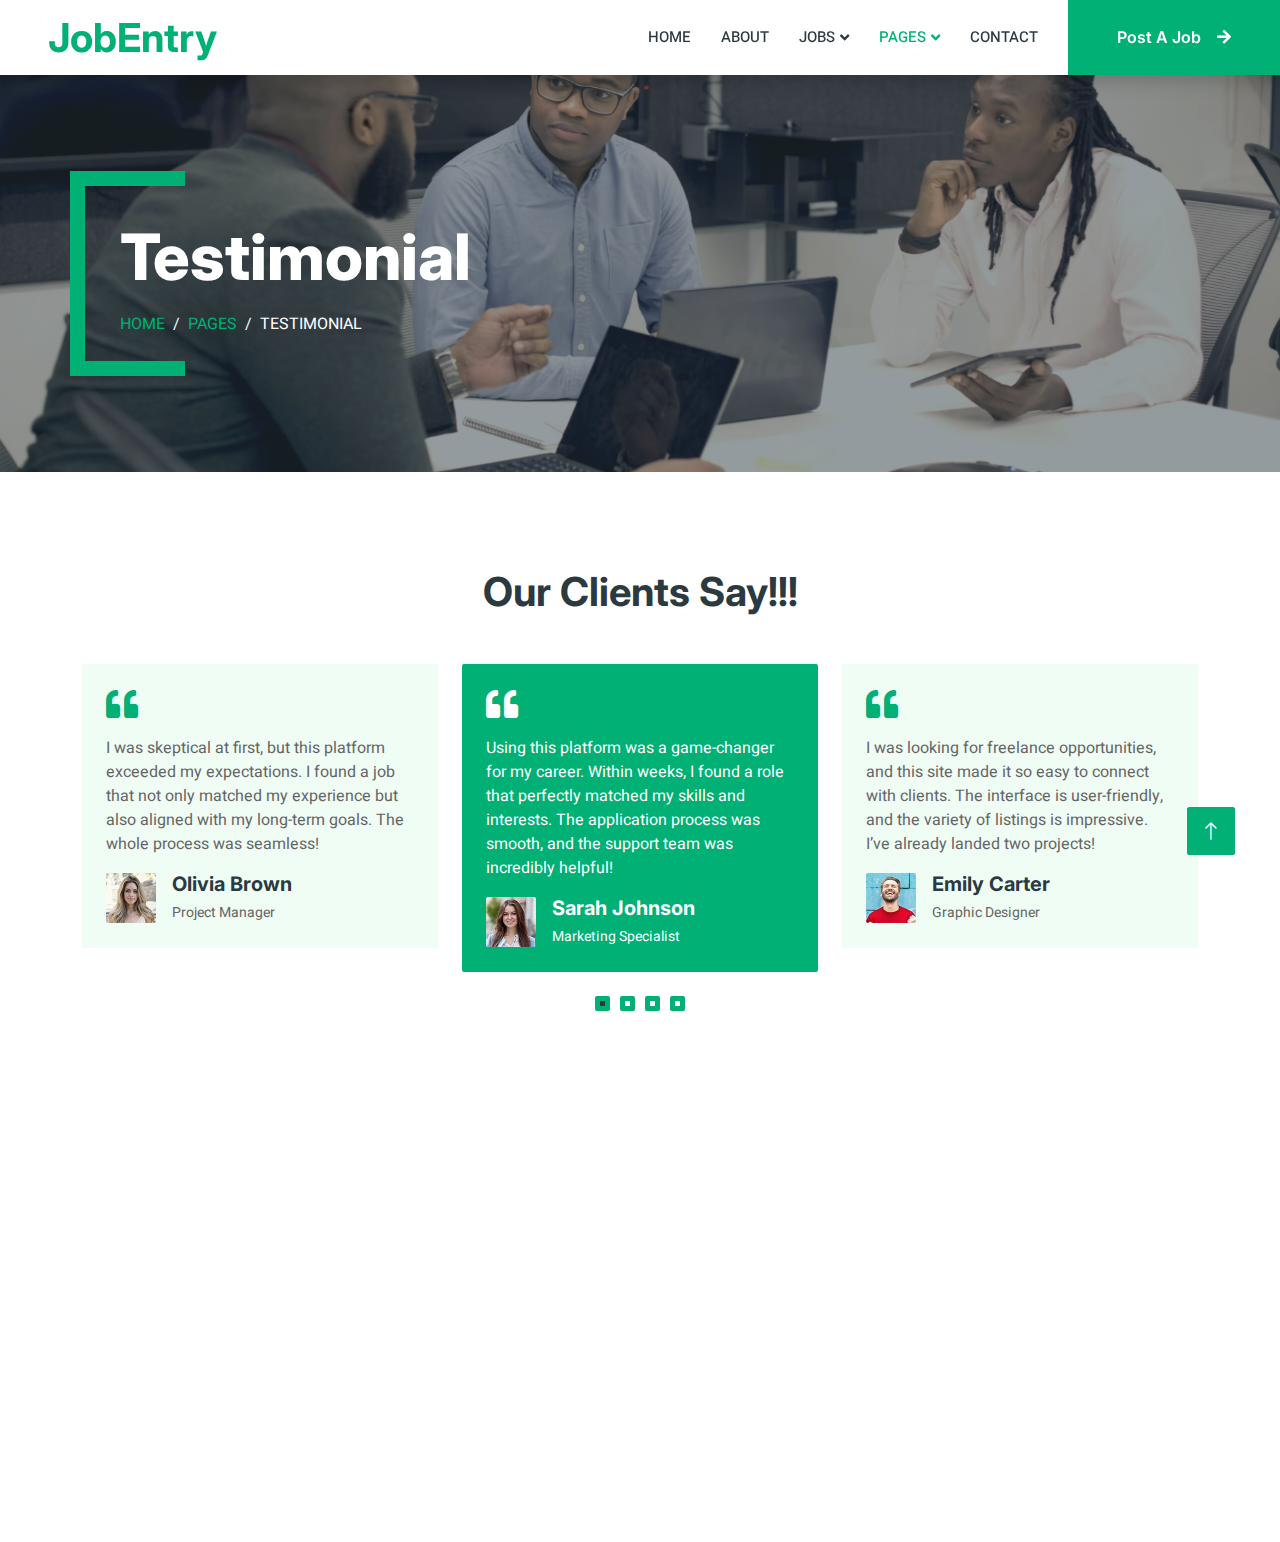
<file: testimonial.html>
<!DOCTYPE html>
<html lang="en">

<head>
    <meta charset="utf-8">
    <title>JobEntry</title>
    <meta content="width=device-width, initial-scale=1.0" name="viewport">
    <meta content="" name="keywords">
    <meta content="" name="description">

    <!-- Favicon -->
    <link href="img/favicon.ico" rel="icon">

    <!-- Google Web Fonts -->
    <link rel="preconnect" href="https://fonts.googleapis.com">
    <link rel="preconnect" href="https://fonts.gstatic.com" crossorigin>
    <link href="https://fonts.googleapis.com/css2?family=Heebo:wght@400;500;600&family=Inter:wght@700;800&display=swap" rel="stylesheet">
    
    <!-- Icon Font Stylesheet -->
    <link href="https://cdnjs.cloudflare.com/ajax/libs/font-awesome/5.10.0/css/all.min.css" rel="stylesheet">
    <link href="https://cdn.jsdelivr.net/npm/bootstrap-icons@1.4.1/font/bootstrap-icons.css" rel="stylesheet">

    <!-- Libraries Stylesheet -->
    <link href="lib/animate/animate.min.css" rel="stylesheet">
    <link href="lib/owlcarousel/assets/owl.carousel.min.css" rel="stylesheet">

    <!-- Customized Bootstrap Stylesheet -->
    <link href="css/bootstrap.min.css" rel="stylesheet">

    <!-- Template Stylesheet -->
    <link href="css/style.css" rel="stylesheet">
</head>

<body>
    <div class="container-xxl bg-white p-0">
        <!-- Spinner Start -->
        <div id="spinner" class="show bg-white position-fixed translate-middle w-100 vh-100 top-50 start-50 d-flex align-items-center justify-content-center">
            <div class="spinner-border text-primary" style="width: 3rem; height: 3rem;" role="status">
                <span class="sr-only">Loading...</span>
            </div>
        </div>
        <!-- Spinner End -->


        <!-- Navbar Start -->
        <nav class="navbar navbar-expand-lg bg-white navbar-light shadow sticky-top p-0">
            <a href="index.html" class="navbar-brand d-flex align-items-center text-center py-0 px-4 px-lg-5">
                <h1 class="m-0 text-primary">JobEntry</h1>
            </a>
            <button type="button" class="navbar-toggler me-4" data-bs-toggle="collapse" data-bs-target="#navbarCollapse">
                <span class="navbar-toggler-icon"></span>
            </button>
            <div class="collapse navbar-collapse" id="navbarCollapse">
                <div class="navbar-nav ms-auto p-4 p-lg-0">
                    <a href="index.html" class="nav-item nav-link">Home</a>
                    <a href="about.html" class="nav-item nav-link">About</a>
                    <div class="nav-item dropdown">
                        <a href="#" class="nav-link dropdown-toggle" data-bs-toggle="dropdown">Jobs</a>
                        <div class="dropdown-menu rounded-0 m-0">
                            <a href="job-list.html" class="dropdown-item">Job List</a>
                            <a href="job-detail.html" class="dropdown-item">Job Detail</a>
                        </div>
                    </div>
                    <div class="nav-item dropdown">
                        <a href="#" class="nav-link dropdown-toggle active" data-bs-toggle="dropdown">Pages</a>
                        <div class="dropdown-menu rounded-0 m-0">
                            <a href="category.html" class="dropdown-item">Job Category</a>
                            <a href="testimonial.html" class="dropdown-item active">Testimonial</a>
                        </div>
                    </div>
                    <a href="contact.html" class="nav-item nav-link">Contact</a>
                </div>
                <a href="" class="btn btn-primary rounded-0 py-4 px-lg-5 d-none d-lg-block">Post A Job<i class="fa fa-arrow-right ms-3"></i></a>
            </div>
        </nav>
        <!-- Navbar End -->


        <!-- Header End -->
        <div class="container-xxl py-5 bg-dark page-header mb-5">
            <div class="container my-5 pt-5 pb-4">
                <h1 class="display-3 text-white mb-3 animated slideInDown">Testimonial</h1>
                <nav aria-label="breadcrumb">
                    <ol class="breadcrumb text-uppercase">
                        <li class="breadcrumb-item"><a href="#">Home</a></li>
                        <li class="breadcrumb-item"><a href="#">Pages</a></li>
                        <li class="breadcrumb-item text-white active" aria-current="page">Testimonial</li>
                    </ol>
                </nav>
            </div>
        </div>
        <!-- Header End -->


        <!-- Testimonial Start -->
        <div class="container-xxl py-5 wow fadeInUp" data-wow-delay="0.1s">
            <div class="container">
                <h1 class="text-center mb-5">Our Clients Say!!!</h1>
                <div class="owl-carousel testimonial-carousel">
                    <div class="testimonial-item bg-light rounded p-4">
                        <i class="fa fa-quote-left fa-2x text-primary mb-3"></i>
                        <p>Using this platform was a game-changer for my career. Within weeks, I found a role that perfectly matched my skills and interests. The application process was smooth, and the support team was incredibly helpful!</p>
                        <div class="d-flex align-items-center">
                            <img class="img-fluid flex-shrink-0 rounded" src="img/testimonial-1.jpg" style="width: 50px; height: 50px;">
                            <div class="ps-3">
                                <h5 class="mb-1">Sarah Johnson</h5>
                                <small>Marketing Specialist</small>
                            </div>
                        </div>
                    </div>
                    <div class="testimonial-item bg-light rounded p-4">
                        <i class="fa fa-quote-left fa-2x text-primary mb-3"></i>
                        <p>I was looking for freelance opportunities, and this site made it so easy to connect with clients. The interface is user-friendly, and the variety of listings is impressive. I’ve already landed two projects!</p>
                        <div class="d-flex align-items-center">
                            <img class="img-fluid flex-shrink-0 rounded" src="img/testimonial-2.jpg" style="width: 50px; height: 50px;">
                            <div class="ps-3">
                                <h5 class="mb-1">Emily Carter</h5>
                                <small>Graphic Designer</small>
                            </div>
                        </div>
                    </div>
                    <div class="testimonial-item bg-light rounded p-4">
                        <i class="fa fa-quote-left fa-2x text-primary mb-3"></i>
                        <p>I’ve tried several job platforms, but this one stood out. The detailed job descriptions and filtering options helped me find a position in no time. I highly recommend it to anyone serious about their career!</p>
                        <div class="d-flex align-items-center">
                            <img class="img-fluid flex-shrink-0 rounded" src="img/testimonial-3.jpg" style="width: 50px; height: 50px;">
                            <div class="ps-3">
                                <h5 class="mb-1">James Anderson</h5>
                                <small>Software Engineer</small>
                            </div>
                        </div>
                    </div>
                    <div class="testimonial-item bg-light rounded p-4">
                        <i class="fa fa-quote-left fa-2x text-primary mb-3"></i>
                        <p>I was skeptical at first, but this platform exceeded my expectations. I found a job that not only matched my experience but also aligned with my long-term goals. The whole process was seamless!</p>
                        <div class="d-flex align-items-center">
                            <img class="img-fluid flex-shrink-0 rounded" src="img/testimonial-4.jpg" style="width: 50px; height: 50px;">
                            <div class="ps-3">
                                <h5 class="mb-1">Olivia Brown</h5>
                                <small>Project Manager</small>
                            </div>
                        </div>
                    </div>
                </div>
            </div>
        </div>
        <!-- Testimonial End -->


        <!-- Footer Start -->
        <div class="container-fluid bg-dark text-white-50 footer pt-5 mt-5 wow fadeIn" data-wow-delay="0.1s">
            <div class="container py-5">
                <div class="row g-5">
                    <div class="col-lg-3 col-md-6">
                        <h5 class="text-white mb-4">Company</h5>
                        <a class="btn btn-link text-white-50" href="">About Us</a>
                        <a class="btn btn-link text-white-50" href="">Contact Us</a>
                        <a class="btn btn-link text-white-50" href="">Our Services</a>
                        <a class="btn btn-link text-white-50" href="">Privacy Policy</a>
                        <a class="btn btn-link text-white-50" href="">Terms & Condition</a>
                    </div>
                    <div class="col-lg-3 col-md-6">
                        <h5 class="text-white mb-4">Quick Links</h5>
                        <a class="btn btn-link text-white-50" href="">About Us</a>
                        <a class="btn btn-link text-white-50" href="">Contact Us</a>
                        <a class="btn btn-link text-white-50" href="">Our Services</a>
                        <a class="btn btn-link text-white-50" href="">Privacy Policy</a>
                        <a class="btn btn-link text-white-50" href="">Terms & Condition</a>
                    </div>
                    <div class="col-lg-3 col-md-6">
                        <h5 class="text-white mb-4">Contact</h5>
                        <p class="mb-2"><i class="fa fa-map-marker-alt me-3"></i>Babcock Univeristy, Ilishan-Remo, Ogun state, Nigeria</p>
                        <p class="mb-2"><i class="fa fa-phone-alt me-3"></i>+234 907 653 4320</p>
                        <p class="mb-2"><i class="fa fa-envelope me-3"></i>jobentry@gmail.com</p>
                        <div class="d-flex pt-2">
                            <a class="btn btn-outline-light btn-social" href=""><i class="fab fa-twitter"></i></a>
                            <a class="btn btn-outline-light btn-social" href=""><i class="fab fa-facebook-f"></i></a>
                            <a class="btn btn-outline-light btn-social" href=""><i class="fab fa-youtube"></i></a>
                            <a class="btn btn-outline-light btn-social" href=""><i class="fab fa-linkedin-in"></i></a>
                        </div>
                    </div>
                    <div class="col-lg-3 col-md-6">
                        <h5 class="text-white mb-4">Newsletter</h5>
                        <p>Subscribe to our newsletter to get the latest updates, career tips, and exciting opportunities straight to your inbox.</p>
                        <div class="position-relative mx-auto" style="max-width: 400px;">
                            <input class="form-control bg-transparent w-100 py-3 ps-4 pe-5" type="text" placeholder="Your email">
                            <button type="button" class="btn btn-primary py-2 position-absolute top-0 end-0 mt-2 me-2">SignUp</button>
                        </div>
                    </div>
                </div>
            </div>
            <div class="container">
                <div class="copyright">
                    <div class="row">
                        <div class="col-md-6 text-center text-md-start mb-3 mb-md-0">
                            &copy; <a href="#">JobEntry</a>, All Right Reserved. 
							
							<!-- /*** This template is free as long as you keep the footer author’s credit link/attribution link/backlink. If you'd like to use the template without the footer author’s credit link/attribution link/backlink, you can purchase the Credit Removal License from "https://htmlcodex.com/credit-removal". Thank you for your support. ***/--> -->
							Designed By <a class="border-bottom" href="#">Group 6</a>
                        </div>
                        <div class="col-md-6 text-center text-md-end">
                            <div class="footer-menu">
                                <a href="">Home</a>
                                <a href="">Cookies</a>
                                <a href="">Help</a>
                                <a href="">FQAs</a>
                            </div>
                        </div>
                    </div>
                </div>
            </div>
        </div>
        <!-- Footer End -->


        <!-- Back to Top -->
        <a href="#" class="btn btn-lg btn-primary btn-lg-square back-to-top"><i class="bi bi-arrow-up"></i></a>
    </div>

    <!-- JavaScript Libraries -->
    <script src="https://code.jquery.com/jquery-3.4.1.min.js"></script>
    <script src="https://cdn.jsdelivr.net/npm/bootstrap@5.0.0/dist/js/bootstrap.bundle.min.js"></script>
    <script src="lib/wow/wow.min.js"></script>
    <script src="lib/easing/easing.min.js"></script>
    <script src="lib/waypoints/waypoints.min.js"></script>
    <script src="lib/owlcarousel/owl.carousel.min.js"></script>

    <!-- Template Javascript -->
    <script src="js/main.js"></script>
</body>

</html>
</file>
<file: css/style.css>
/********** Custom CSS **********/
:root {
    --primary: #00B074;
    --secondary: #2B9BFF;
    --light: #EFFDF5;
    --dark: #2B3940;
}

.back-to-top {
    position: fixed;
    display: none;
    right: 45px;
    bottom: 45px;
    z-index: 99;
}


/*** Spinner ***/
#spinner {
    opacity: 0;
    visibility: hidden;
    transition: opacity .5s ease-out, visibility 0s linear .5s;
    z-index: 99999;
}

#spinner.show {
    transition: opacity .5s ease-out, visibility 0s linear 0s;
    visibility: visible;
    opacity: 1;
}


/*** Button ***/
.btn {
    font-family: 'Inter', sans-serif;
    font-weight: 600;
    transition: .5s;
}

.btn.btn-primary,
.btn.btn-secondary {
    color: #FFFFFF;
}

.btn-square {
    width: 38px;
    height: 38px;
}

.btn-sm-square {
    width: 32px;
    height: 32px;
}

.btn-lg-square {
    width: 48px;
    height: 48px;
}

.btn-square,
.btn-sm-square,
.btn-lg-square {
    padding: 0;
    display: flex;
    align-items: center;
    justify-content: center;
    font-weight: normal;
    border-radius: 2px;
}


/*** Navbar ***/
.navbar .dropdown-toggle::after {
    border: none;
    content: "\f107";
    font-family: "Font Awesome 5 Free";
    font-weight: 900;
    vertical-align: middle;
    margin-left: 5px;
    transition: .5s;
}

.navbar .dropdown-toggle[aria-expanded=true]::after {
    transform: rotate(-180deg);
}

.navbar-dark .navbar-nav .nav-link,
.navbar-light .navbar-nav .nav-link {
    margin-right: 30px;
    padding: 25px 0;
    color: #FFFFFF;
    font-size: 15px;
    text-transform: uppercase;
    outline: none;
}

.navbar-dark .navbar-nav .nav-link:hover,
.navbar-dark .navbar-nav .nav-link.active,
.navbar-light .navbar-nav .nav-link:hover,
.navbar-light .navbar-nav .nav-link.active {
    color: var(--primary);
}

@media (max-width: 991.98px) {
    .navbar-dark .navbar-nav .nav-link,
    .navbar-light .navbar-nav .nav-link  {
        margin-right: 0;
        padding: 10px 0;
    }

    .navbar-light .navbar-nav {
        border-top: 1px solid #EEEEEE;
    }
}

.navbar-light .navbar-brand,
.navbar-light a.btn {
    height: 75px;
}

.navbar-light .navbar-nav .nav-link {
    color: var(--dark);
    font-weight: 500;
}

.navbar-light.sticky-top {
    top: -100px;
    transition: .5s;
}

@media (min-width: 992px) {
    .navbar .nav-item .dropdown-menu {
        display: block;
        top: 100%;
        margin-top: 0;
        transform: rotateX(-75deg);
        transform-origin: 0% 0%;
        opacity: 0;
        visibility: hidden;
        transition: .5s;
        
    }

    .navbar .nav-item:hover .dropdown-menu {
        transform: rotateX(0deg);
        visibility: visible;
        transition: .5s;
        opacity: 1;
    }
}


/*** Header ***/
.header-carousel .container,
.page-header .container {
    position: relative;
    padding: 45px 0 45px 35px;
    border-left: 15px solid var(--primary);
}

.header-carousel .container::before,
.header-carousel .container::after,
.page-header .container::before,
.page-header .container::after {
    position: absolute;
    content: "";
    top: 0;
    left: 0;
    width: 100px;
    height: 15px;
    background: var(--primary);
}

.header-carousel .container::after,
.page-header .container::after {
    top: 100%;
    margin-top: -15px;
}

@media (max-width: 768px) {
    .header-carousel .owl-carousel-item {
        position: relative;
        min-height: 500px;
    }
    
    .header-carousel .owl-carousel-item img {
        position: absolute;
        width: 100%;
        height: 100%;
        object-fit: cover;
    }

    .header-carousel .owl-carousel-item p {
        font-size: 14px !important;
        font-weight: 400 !important;
    }

    .header-carousel .owl-carousel-item h1 {
        font-size: 30px;
        font-weight: 600;
    }
}

.header-carousel .owl-nav {
    position: absolute;
    top: 50%;
    right: 8%;
    transform: translateY(-50%);
    display: flex;
    flex-direction: column;
}

.header-carousel .owl-nav .owl-prev,
.header-carousel .owl-nav .owl-next {
    margin: 7px 0;
    width: 45px;
    height: 45px;
    display: flex;
    align-items: center;
    justify-content: center;
    color: #FFFFFF;
    background: transparent;
    border: 1px solid #FFFFFF;
    border-radius: 2px;
    font-size: 22px;
    transition: .5s;
}

.header-carousel .owl-nav .owl-prev:hover,
.header-carousel .owl-nav .owl-next:hover {
    background: var(--primary);
    border-color: var(--primary);
}

.page-header {
    background: linear-gradient(rgba(43, 57, 64, .5), rgba(43, 57, 64, .5)), url(../img/carousel-1.jpg) center center no-repeat;
    background-size: cover;
}

.breadcrumb-item + .breadcrumb-item::before {
    color: var(--light);
}


/*** About ***/
.about-bg {
    background-image: -webkit-repeating-radial-gradient(center center, rgba(0, 0, 0, 0.2), rgba(0, 0, 0, 0.2) 1px, transparent 1px, transparent 100%);
    background-image: -moz-repeating-radial-gradient(center center, rgba(0, 0, 0, 0.2), rgba(0, 0, 0, 0.2) 1px, transparent 1px, transparent 100%);
    background-image: -ms-repeating-radial-gradient(center center, rgba(0, 0, 0, 0.2), rgba(0, 0, 0, 0.2) 1px, transparent 1px, transparent 100%);
    background-image: -o-repeating-radial-gradient(center center, rgba(0, 0, 0, 0.2), rgba(0, 0, 0, 0.2) 1px, transparent 1px, transparent 100%);
    background-image: repeating-radial-gradient(center center, rgba(0, 0, 0, 0.2), rgba(0, 0, 0, 0.2) 1px, transparent 1px, transparent 100%);
    background-size: 5px 5px;
}


/*** Category ***/
.cat-item {
    display: block;
    box-shadow: 0 0 45px rgba(0, 0, 0, .08);
    border: 1px solid transparent;
    transition: .5s;
}

.cat-item:hover {
    border-color: rgba(0, 0, 0, .08);
    box-shadow: none;
}


/*** Job Listing ***/
.nav-pills .nav-item .active {
    border-bottom: 2px solid var(--primary);
}

.job-item {
    border: 1px solid transparent;
    border-radius: 2px;
    box-shadow: 0 0 45px rgba(0, 0, 0, .08);
    transition: .5s;
}

.job-item:hover {
    border-color: rgba(0, 0, 0, .08);
    box-shadow: none;
}


/*** Testimonial ***/
.testimonial-carousel .owl-item .testimonial-item,
.testimonial-carousel .owl-item.center .testimonial-item * {
    transition: .5s;
}

.testimonial-carousel .owl-item.center .testimonial-item {
    background: var(--primary) !important;
}

.testimonial-carousel .owl-item.center .testimonial-item * {
    color: #FFFFFF !important;
}

.testimonial-carousel .owl-dots {
    margin-top: 24px;
    display: flex;
    align-items: flex-end;
    justify-content: center;
}

.testimonial-carousel .owl-dot {
    position: relative;
    display: inline-block;
    margin: 0 5px;
    width: 15px;
    height: 15px;
    border: 5px solid var(--primary);
    border-radius: 2px;
    transition: .5s;
}

.testimonial-carousel .owl-dot.active {
    background: var(--dark);
    border-color: var(--primary);
}


/*** Footer ***/
.footer .btn.btn-social {
    margin-right: 5px;
    width: 35px;
    height: 35px;
    display: flex;
    align-items: center;
    justify-content: center;
    color: var(--light);
    border: 1px solid rgba(255,255,255,0.5);
    border-radius: 2px;
    transition: .3s;
}

.footer .btn.btn-social:hover {
    color: var(--primary);
    border-color: var(--light);
}

.footer .btn.btn-link {
    display: block;
    margin-bottom: 5px;
    padding: 0;
    text-align: left;
    font-size: 15px;
    font-weight: normal;
    text-transform: capitalize;
    transition: .3s;
}

.footer .btn.btn-link::before {
    position: relative;
    content: "\f105";
    font-family: "Font Awesome 5 Free";
    font-weight: 900;
    margin-right: 10px;
}

.footer .btn.btn-link:hover {
    letter-spacing: 1px;
    box-shadow: none;
}

.footer .form-control {
    border-color: rgba(255,255,255,0.5);
}

.footer .copyright {
    padding: 25px 0;
    font-size: 15px;
    border-top: 1px solid rgba(256, 256, 256, .1);
}

.footer .copyright a {
    color: var(--light);
}

.footer .footer-menu a {
    margin-right: 15px;
    padding-right: 15px;
    border-right: 1px solid rgba(255, 255, 255, .1);
}

.footer .footer-menu a:last-child {
    margin-right: 0;
    padding-right: 0;
    border-right: none;
}
</file>
